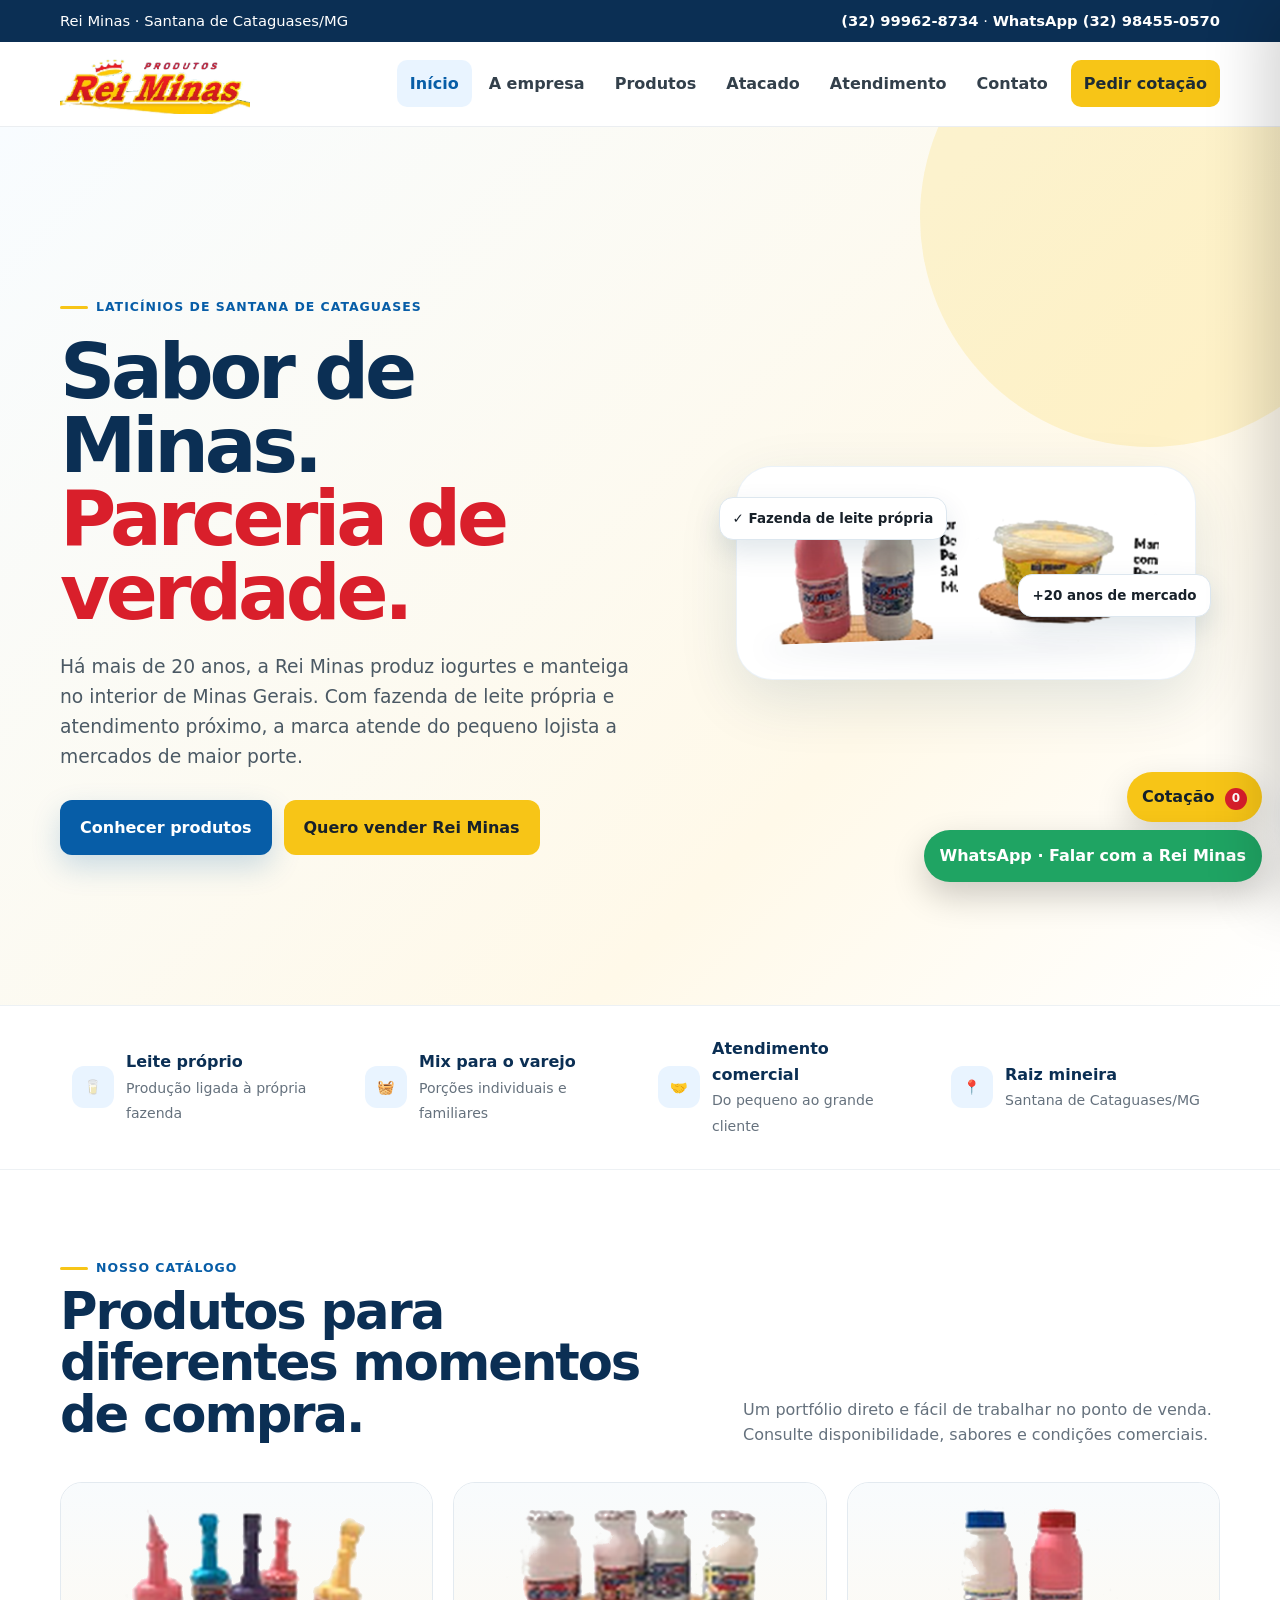
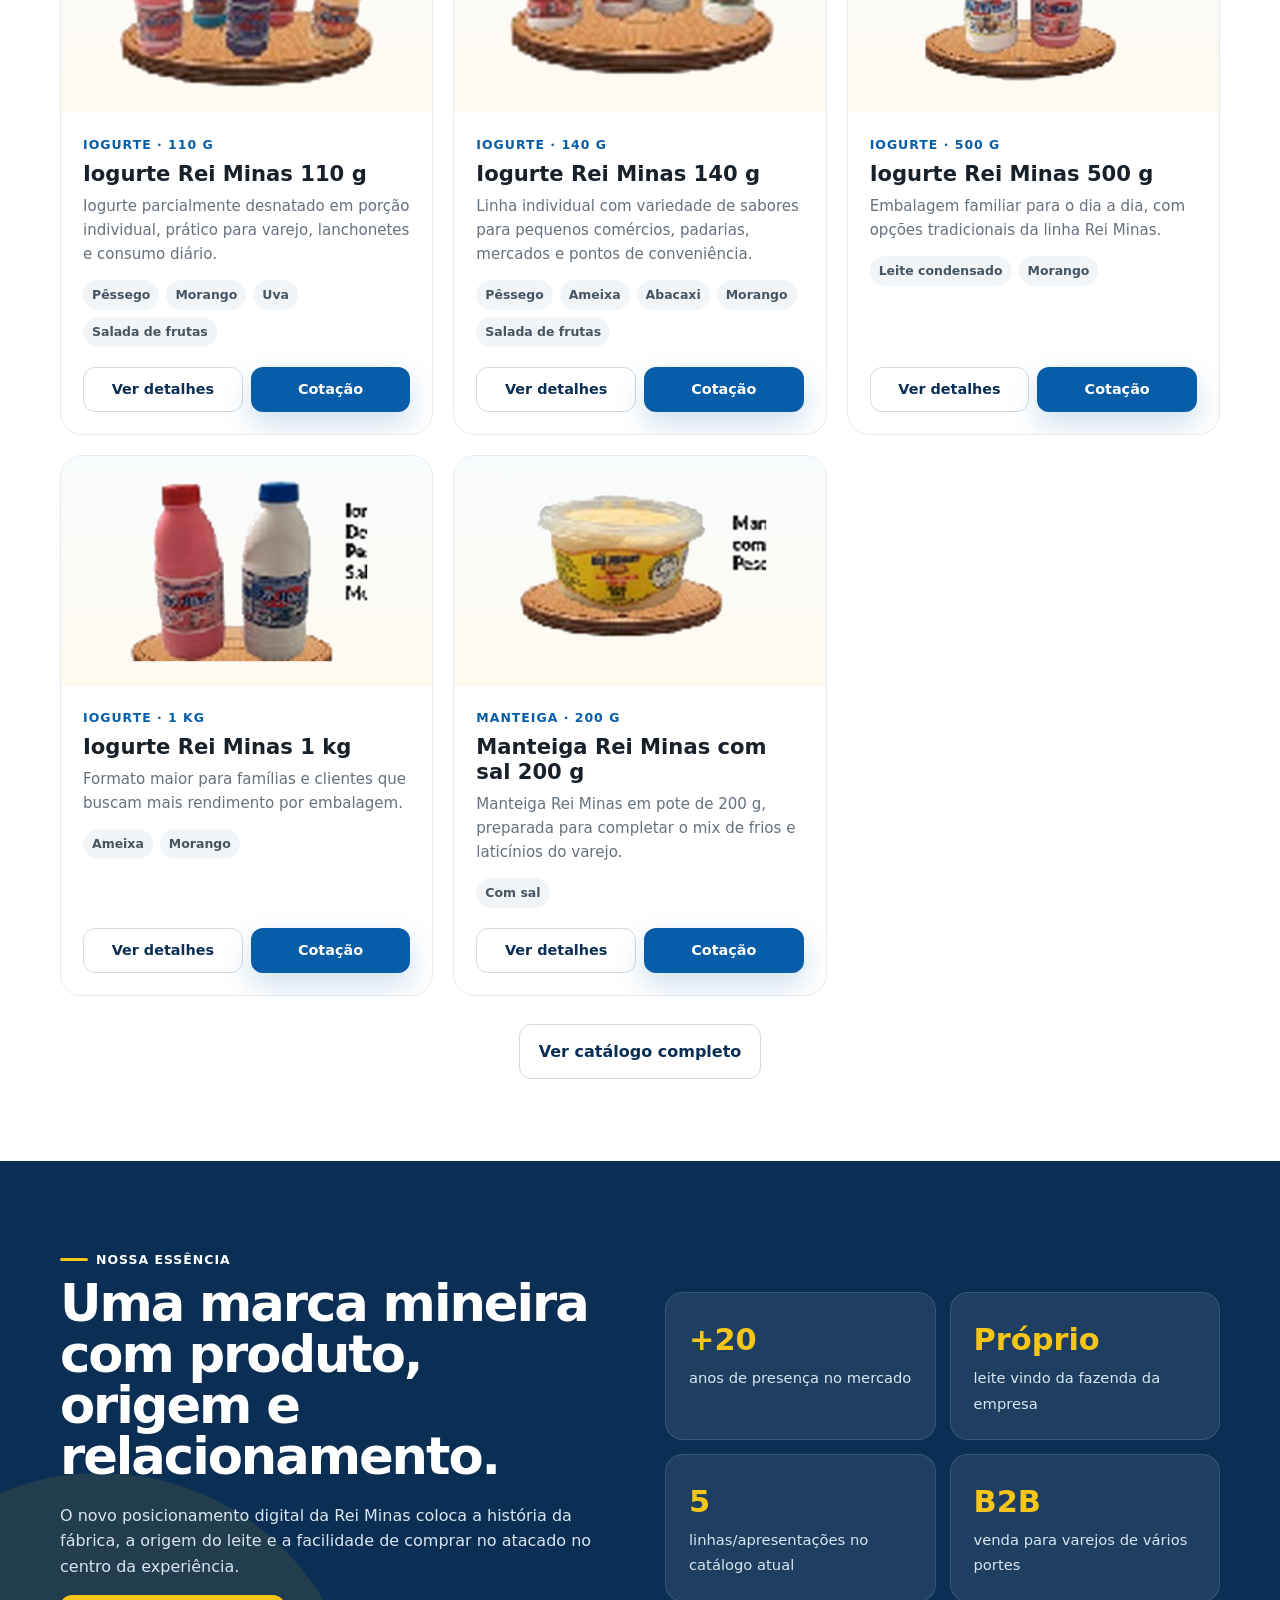
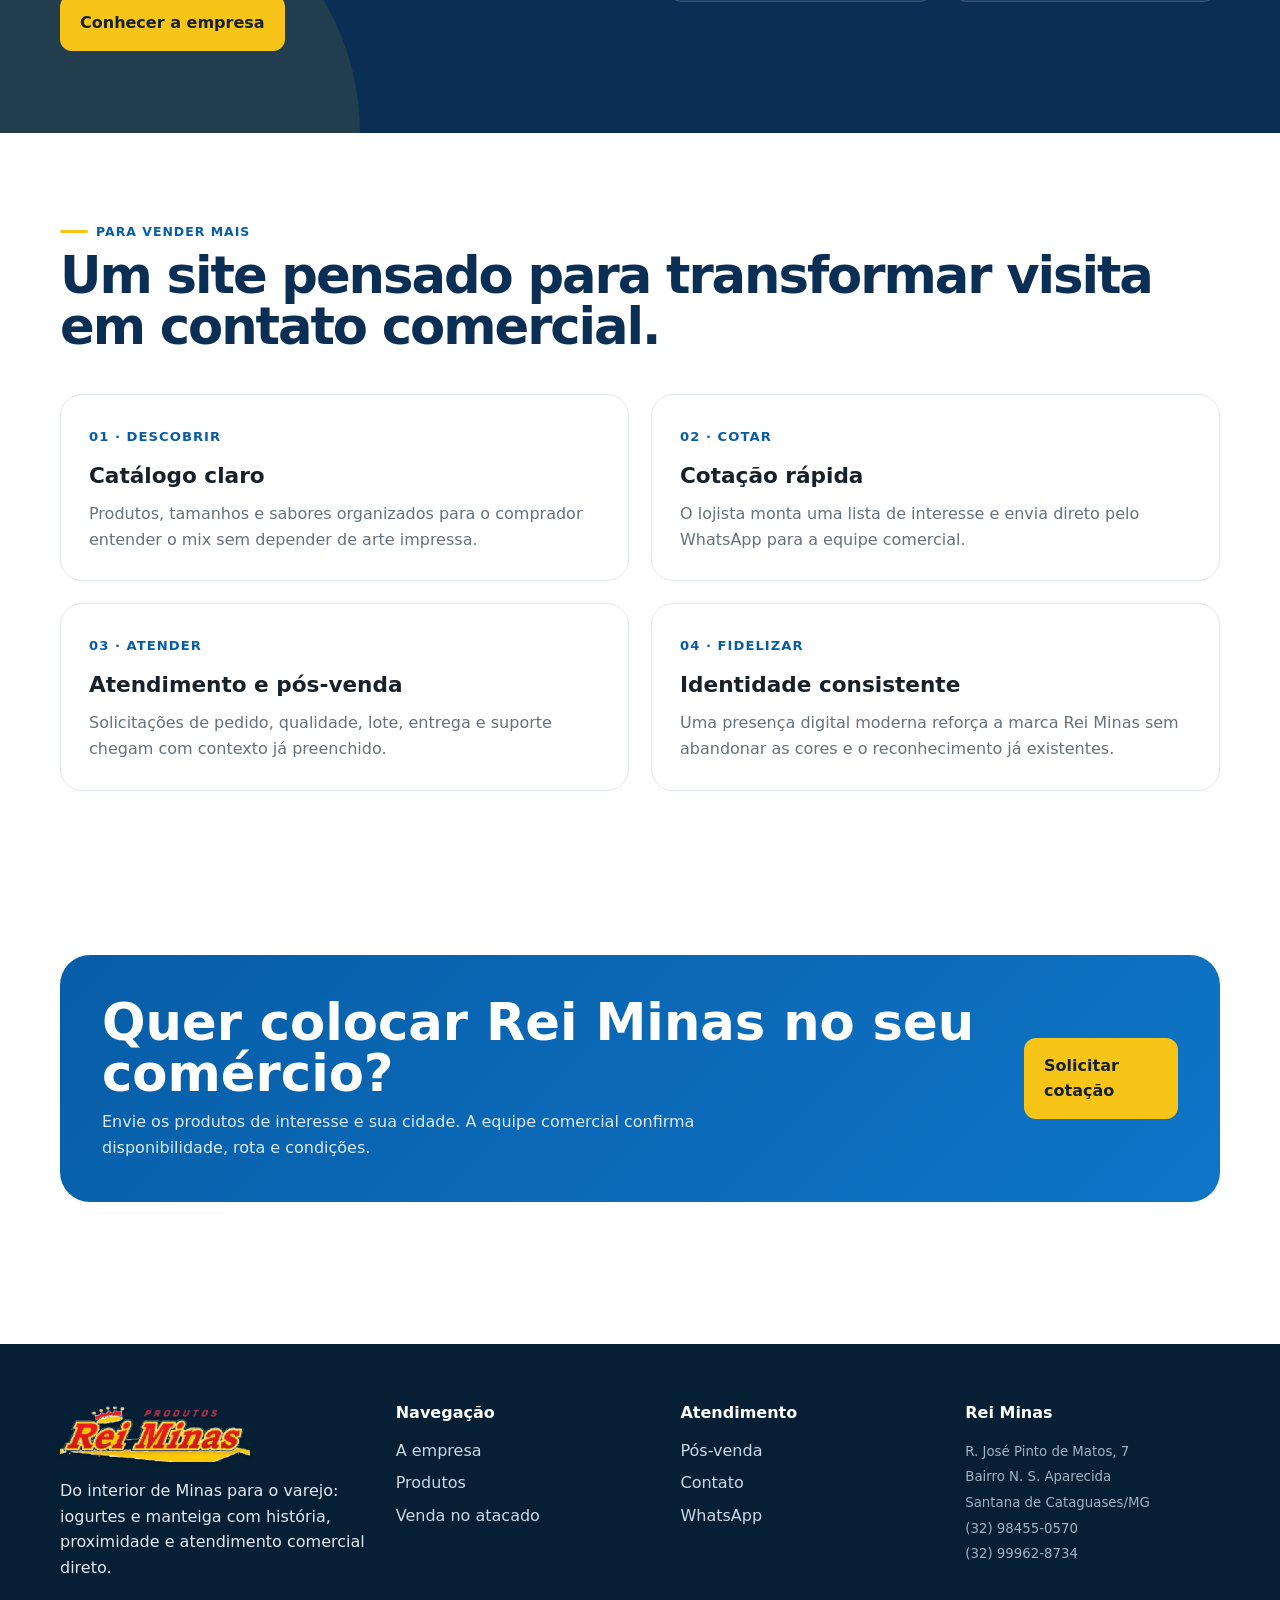
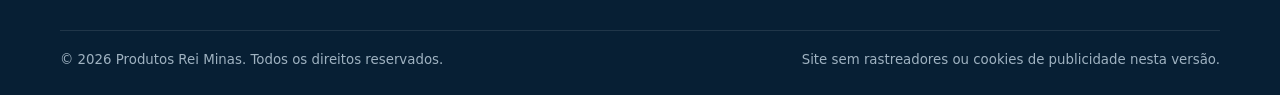
<file: index.html>
<!doctype html><html lang="pt-BR"><head>
<meta charset="utf-8"><meta name="viewport" content="width=device-width, initial-scale=1">
<title>Rei Minas | Iogurtes e manteiga de Santana de Cataguases</title><meta name="description" content="Iogurtes e manteiga Rei Minas. Fazenda de leite própria, mais de 20 anos de mercado e atendimento a varejos de diferentes portes.">
<meta name="theme-color" content="#075da7"><link rel="icon" href="assets/img/favicon.png">
<link rel="stylesheet" href="assets/css/style.css">
</head><body><a class="skip-link" href="#conteudo">Pular para o conteúdo</a>
<div class="topbar"><div class="container"><span>Rei Minas · Santana de Cataguases/MG</span><span><a href="tel:+5532999628734">(32) 99962-8734</a> · <a href="https://wa.me/5532984550570" target="_blank" rel="noopener">WhatsApp (32) 98455-0570</a></span></div></div>
<header class="site-header">
  <div class="container nav-wrap">
    <a class="brand" href="index.html" aria-label="Rei Minas - início"><img src="assets/img/logo-rei-minas.png" alt="Rei Minas"></a>
    <button class="menu-btn" id="menuBtn" aria-expanded="false" aria-controls="mainNav">Menu</button>
    <nav class="nav" id="mainNav" aria-label="Principal"><a href="index.html" aria-current="page">Início</a><a href="empresa.html">A empresa</a><a href="produtos.html">Produtos</a><a href="atacado.html">Atacado</a><a href="atendimento.html">Atendimento</a><a href="contato.html">Contato</a><a class="nav-cta" href="atacado.html#cotacao">Pedir cotação</a></nav>
  </div>
</header><main id="conteudo"><section class="hero"><div class="container"><div>
<span class="eyebrow">Laticínios de Santana de Cataguases</span>
<h1>Sabor de Minas. <span>Parceria de verdade.</span></h1>
<p>Há mais de 20 anos, a Rei Minas produz iogurtes e manteiga no interior de Minas Gerais. Com fazenda de leite própria e atendimento próximo, a marca atende do pequeno lojista a mercados de maior porte.</p>
<div class="actions"><a class="btn btn-primary" href="produtos.html">Conhecer produtos</a><a class="btn btn-yellow" href="atacado.html#cotacao">Quero vender Rei Minas</a></div>
</div><div class="hero-visual"><div class="hero-card">
<div class="mini-badge one">✓ Fazenda de leite própria</div><div class="mini-badge two">+20 anos de mercado</div>
<div class="hero-products"><img src="assets/img/iogurte-1000g.png" alt="Iogurtes Rei Minas de 1 kg"><img src="assets/img/manteiga-200g.png" alt="Manteiga Rei Minas de 200 g"></div>
</div></div></div></section>
<div class="trust-strip"><div class="container trust-grid">
<div class="trust-item"><span class="icon-dot">🥛</span><div><strong>Leite próprio</strong><span>Produção ligada à própria fazenda</span></div></div>
<div class="trust-item"><span class="icon-dot">🧺</span><div><strong>Mix para o varejo</strong><span>Porções individuais e familiares</span></div></div>
<div class="trust-item"><span class="icon-dot">🤝</span><div><strong>Atendimento comercial</strong><span>Do pequeno ao grande cliente</span></div></div>
<div class="trust-item"><span class="icon-dot">📍</span><div><strong>Raiz mineira</strong><span>Santana de Cataguases/MG</span></div></div>
</div></div>
<section><div class="container"><div class="section-head"><div><span class="eyebrow">Nosso catálogo</span><h2>Produtos para diferentes momentos de compra.</h2></div><p>Um portfólio direto e fácil de trabalhar no ponto de venda. Consulte disponibilidade, sabores e condições comerciais.</p></div><div class="product-grid" id="catalogGrid"></div><div class="actions" style="justify-content:center"><a class="btn btn-outline" href="produtos.html">Ver catálogo completo</a></div></div></section>
<section class="story"><div class="container story-grid"><div><span class="eyebrow" style="color:#fff">Nossa essência</span><h2>Uma marca mineira com produto, origem e relacionamento.</h2><p>O novo posicionamento digital da Rei Minas coloca a história da fábrica, a origem do leite e a facilidade de comprar no atacado no centro da experiência.</p><a class="btn btn-yellow" href="empresa.html">Conhecer a empresa</a></div><div class="story-cards">
<div class="story-card"><strong>+20</strong><span>anos de presença no mercado</span></div>
<div class="story-card"><strong>Próprio</strong><span>leite vindo da fazenda da empresa</span></div>
<div class="story-card"><strong>5</strong><span>linhas/apresentações no catálogo atual</span></div>
<div class="story-card"><strong>B2B</strong><span>venda para varejos de vários portes</span></div>
</div></div></section>
<section><div class="container"><div class="section-head"><div><span class="eyebrow">Para vender mais</span><h2>Um site pensado para transformar visita em contato comercial.</h2></div></div><div class="wholesale-grid">
<div class="feature-card"><span class="num">01 · DESCOBRIR</span><h3>Catálogo claro</h3><p>Produtos, tamanhos e sabores organizados para o comprador entender o mix sem depender de arte impressa.</p></div>
<div class="feature-card"><span class="num">02 · COTAR</span><h3>Cotação rápida</h3><p>O lojista monta uma lista de interesse e envia direto pelo WhatsApp para a equipe comercial.</p></div>
<div class="feature-card"><span class="num">03 · ATENDER</span><h3>Atendimento e pós-venda</h3><p>Solicitações de pedido, qualidade, lote, entrega e suporte chegam com contexto já preenchido.</p></div>
<div class="feature-card"><span class="num">04 · FIDELIZAR</span><h3>Identidade consistente</h3><p>Uma presença digital moderna reforça a marca Rei Minas sem abandonar as cores e o reconhecimento já existentes.</p></div>
</div></div></section>
<section><div class="container"><div class="cta-band"><div><h2>Quer colocar Rei Minas no seu comércio?</h2><p>Envie os produtos de interesse e sua cidade. A equipe comercial confirma disponibilidade, rota e condições.</p></div><a class="btn btn-yellow" href="atacado.html#cotacao">Solicitar cotação</a></div></div></section></main><footer class="footer">
  <div class="container">
    <div class="footer-grid">
      <div><img class="footer-logo" src="assets/img/logo-rei-minas.png" alt="Rei Minas"><p>Do interior de Minas para o varejo: iogurtes e manteiga com história, proximidade e atendimento comercial direto.</p></div>
      <div><h4>Navegação</h4><a href="empresa.html">A empresa</a><a href="produtos.html">Produtos</a><a href="atacado.html">Venda no atacado</a></div>
      <div><h4>Atendimento</h4><a href="atendimento.html">Pós-venda</a><a href="contato.html">Contato</a><a href="https://wa.me/5532984550570" target="_blank" rel="noopener">WhatsApp</a></div>
      <div><h4>Rei Minas</h4><small>R. José Pinto de Matos, 7<br>Bairro N. S. Aparecida<br>Santana de Cataguases/MG</small><br><small>(32) 98455-0570<br>(32) 99962-8734</small></div>
    </div>
    <div class="footer-bottom"><small>© <span id="year"></span> Produtos Rei Minas. Todos os direitos reservados.</small><small>Site sem rastreadores ou cookies de publicidade nesta versão.</small></div>
  </div>
</footer>
<button class="quote-fab" id="quoteFab" aria-label="Abrir cotação">Cotação <span class="quote-count" id="quoteCount">0</span></button>
<a class="float-wa" href="https://wa.me/5532984550570?text=Ol%C3%A1%2C%20Rei%20Minas!%20Vim%20pelo%20site." target="_blank" rel="noopener">WhatsApp · Falar com a Rei Minas</a>
<div class="drawer-backdrop" id="drawerBackdrop"></div>
<aside class="drawer" id="quoteDrawer" aria-hidden="true" aria-label="Minha cotação">
  <div class="drawer-head"><strong>Minha cotação</strong><button id="drawerClose" aria-label="Fechar">✕</button></div>
  <div class="drawer-body" id="quoteItems"></div>
  <div class="drawer-foot"><button class="btn btn-primary" style="width:100%" id="sendQuote">Enviar cotação no WhatsApp</button><p class="form-note">Você revisa a mensagem antes de enviar.</p></div>
</aside>
<div class="modal-backdrop" id="productModal" role="dialog" aria-modal="true" aria-label="Detalhes do produto"><div class="modal"><button class="modal-close" id="modalClose" aria-label="Fechar">✕</button><div id="modalInner"></div></div></div>
<script src="assets/js/catalog.js"></script><script src="assets/js/main.js"></script></body></html>
</file>
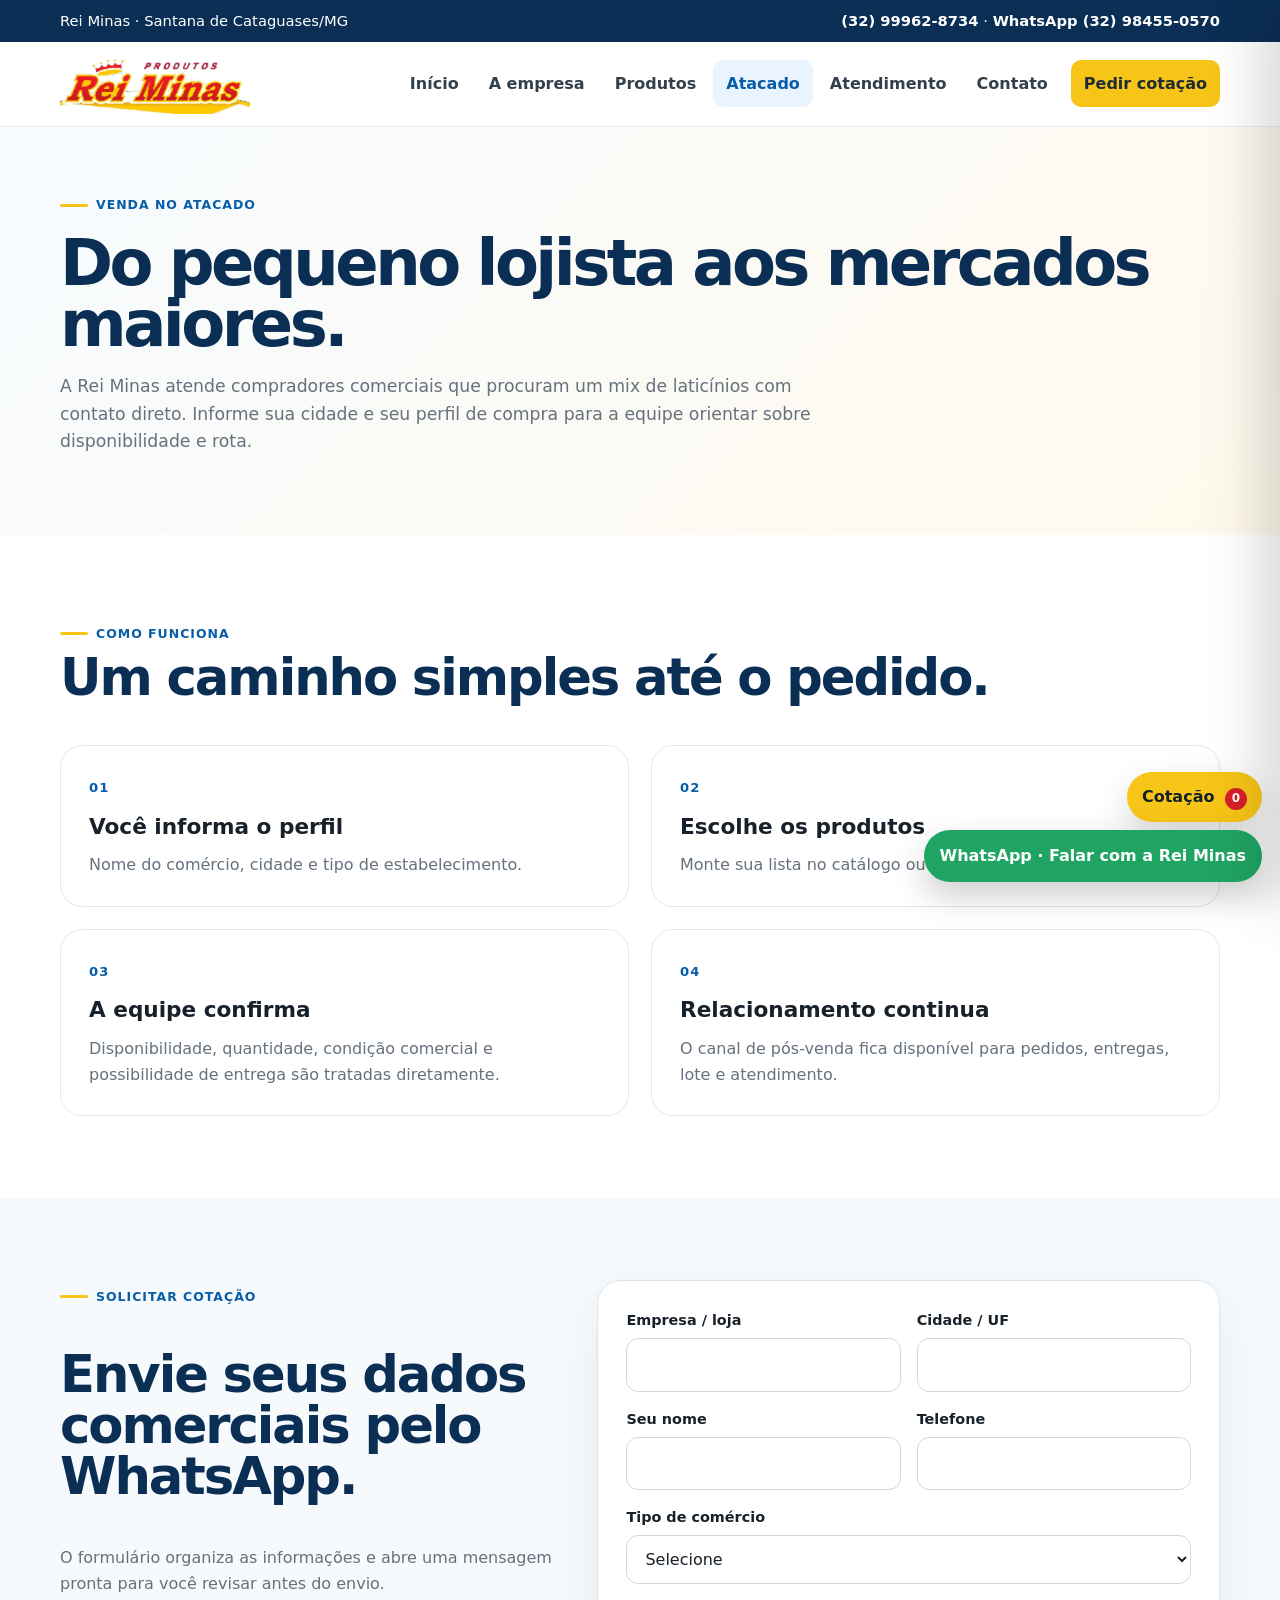
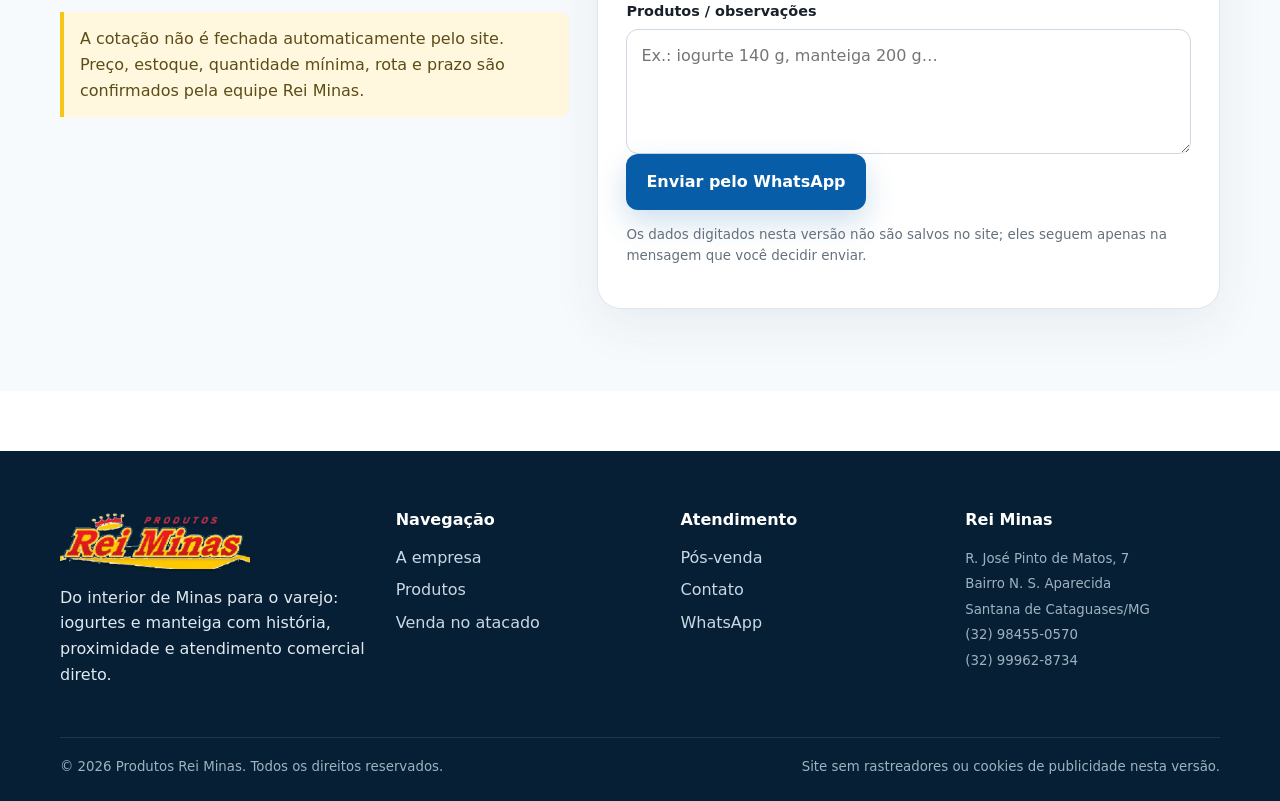
<file: atacado.html>
<!doctype html><html lang="pt-BR"><head>
<meta charset="utf-8"><meta name="viewport" content="width=device-width, initial-scale=1">
<title>Venda no atacado | Rei Minas</title><meta name="description" content="Solicite cotação comercial de produtos Rei Minas para mercearias, mercados, padarias e outros varejos.">
<meta name="theme-color" content="#075da7"><link rel="icon" href="assets/img/favicon.png">
<link rel="stylesheet" href="assets/css/style.css">
</head><body><a class="skip-link" href="#conteudo">Pular para o conteúdo</a>
<div class="topbar"><div class="container"><span>Rei Minas · Santana de Cataguases/MG</span><span><a href="tel:+5532999628734">(32) 99962-8734</a> · <a href="https://wa.me/5532984550570" target="_blank" rel="noopener">WhatsApp (32) 98455-0570</a></span></div></div>
<header class="site-header">
  <div class="container nav-wrap">
    <a class="brand" href="index.html" aria-label="Rei Minas - início"><img src="assets/img/logo-rei-minas.png" alt="Rei Minas"></a>
    <button class="menu-btn" id="menuBtn" aria-expanded="false" aria-controls="mainNav">Menu</button>
    <nav class="nav" id="mainNav" aria-label="Principal"><a href="index.html">Início</a><a href="empresa.html">A empresa</a><a href="produtos.html">Produtos</a><a href="atacado.html" aria-current="page">Atacado</a><a href="atendimento.html">Atendimento</a><a href="contato.html">Contato</a><a class="nav-cta" href="atacado.html#cotacao">Pedir cotação</a></nav>
  </div>
</header><main id="conteudo"><section class="page-hero"><div class="container"><span class="eyebrow">Venda no atacado</span><h1>Do pequeno lojista aos mercados maiores.</h1><p>A Rei Minas atende compradores comerciais que procuram um mix de laticínios com contato direto. Informe sua cidade e seu perfil de compra para a equipe orientar sobre disponibilidade e rota.</p></div></section>
<section><div class="container"><div class="section-head"><div><span class="eyebrow">Como funciona</span><h2>Um caminho simples até o pedido.</h2></div></div><div class="wholesale-grid">
<div class="feature-card"><span class="num">01</span><h3>Você informa o perfil</h3><p>Nome do comércio, cidade e tipo de estabelecimento.</p></div>
<div class="feature-card"><span class="num">02</span><h3>Escolhe os produtos</h3><p>Monte sua lista no catálogo ou descreva o mix desejado.</p></div>
<div class="feature-card"><span class="num">03</span><h3>A equipe confirma</h3><p>Disponibilidade, quantidade, condição comercial e possibilidade de entrega são tratadas diretamente.</p></div>
<div class="feature-card"><span class="num">04</span><h3>Relacionamento continua</h3><p>O canal de pós-venda fica disponível para pedidos, entregas, lote e atendimento.</p></div>
</div></div></section>
<section id="cotacao" style="background:#f7fafc"><div class="container contact-grid"><div><span class="eyebrow">Solicitar cotação</span><h2 style="font-size:clamp(2.1rem,4vw,3.7rem);line-height:1;letter-spacing:-.04em;color:var(--blue-dark)">Envie seus dados comerciais pelo WhatsApp.</h2><p style="color:var(--muted)">O formulário organiza as informações e abre uma mensagem pronta para você revisar antes do envio.</p><div class="notice">A cotação não é fechada automaticamente pelo site. Preço, estoque, quantidade mínima, rota e prazo são confirmados pela equipe Rei Minas.</div></div>
<form class="form-card" data-whatsapp-form data-title="Gostaria de solicitar uma cotação comercial.">
<div class="form-grid"><div class="form-group"><label for="empresa">Empresa / loja</label><input class="field" id="empresa" name="Empresa" required></div><div class="form-group"><label for="cidade">Cidade / UF</label><input class="field" id="cidade" name="Cidade" required></div><div class="form-group"><label for="contato">Seu nome</label><input class="field" id="contato" name="Contato" required></div><div class="form-group"><label for="telefone">Telefone</label><input class="field" id="telefone" name="Telefone" inputmode="tel" required></div><div class="form-group full"><label for="tipo">Tipo de comércio</label><select class="select" id="tipo" name="Tipo de comércio" required><option value="">Selecione</option><option>Mercado / supermercado</option><option>Mercearia / minimercado</option><option>Padaria / lanchonete</option><option>Distribuidor</option><option>Outro comércio</option></select></div><div class="form-group full"><label for="interesse">Produtos / observações</label><textarea id="interesse" name="Interesse" placeholder="Ex.: iogurte 140 g, manteiga 200 g…"></textarea></div></div><button class="btn btn-primary" type="submit">Enviar pelo WhatsApp</button><p class="form-note">Os dados digitados nesta versão não são salvos no site; eles seguem apenas na mensagem que você decidir enviar.</p></form></div></section></main><footer class="footer">
  <div class="container">
    <div class="footer-grid">
      <div><img class="footer-logo" src="assets/img/logo-rei-minas.png" alt="Rei Minas"><p>Do interior de Minas para o varejo: iogurtes e manteiga com história, proximidade e atendimento comercial direto.</p></div>
      <div><h4>Navegação</h4><a href="empresa.html">A empresa</a><a href="produtos.html">Produtos</a><a href="atacado.html">Venda no atacado</a></div>
      <div><h4>Atendimento</h4><a href="atendimento.html">Pós-venda</a><a href="contato.html">Contato</a><a href="https://wa.me/5532984550570" target="_blank" rel="noopener">WhatsApp</a></div>
      <div><h4>Rei Minas</h4><small>R. José Pinto de Matos, 7<br>Bairro N. S. Aparecida<br>Santana de Cataguases/MG</small><br><small>(32) 98455-0570<br>(32) 99962-8734</small></div>
    </div>
    <div class="footer-bottom"><small>© <span id="year"></span> Produtos Rei Minas. Todos os direitos reservados.</small><small>Site sem rastreadores ou cookies de publicidade nesta versão.</small></div>
  </div>
</footer>
<button class="quote-fab" id="quoteFab" aria-label="Abrir cotação">Cotação <span class="quote-count" id="quoteCount">0</span></button>
<a class="float-wa" href="https://wa.me/5532984550570?text=Ol%C3%A1%2C%20Rei%20Minas!%20Vim%20pelo%20site." target="_blank" rel="noopener">WhatsApp · Falar com a Rei Minas</a>
<div class="drawer-backdrop" id="drawerBackdrop"></div>
<aside class="drawer" id="quoteDrawer" aria-hidden="true" aria-label="Minha cotação">
  <div class="drawer-head"><strong>Minha cotação</strong><button id="drawerClose" aria-label="Fechar">✕</button></div>
  <div class="drawer-body" id="quoteItems"></div>
  <div class="drawer-foot"><button class="btn btn-primary" style="width:100%" id="sendQuote">Enviar cotação no WhatsApp</button><p class="form-note">Você revisa a mensagem antes de enviar.</p></div>
</aside>
<div class="modal-backdrop" id="productModal" role="dialog" aria-modal="true" aria-label="Detalhes do produto"><div class="modal"><button class="modal-close" id="modalClose" aria-label="Fechar">✕</button><div id="modalInner"></div></div></div>
<script src="assets/js/catalog.js"></script><script src="assets/js/main.js"></script></body></html>
</file>
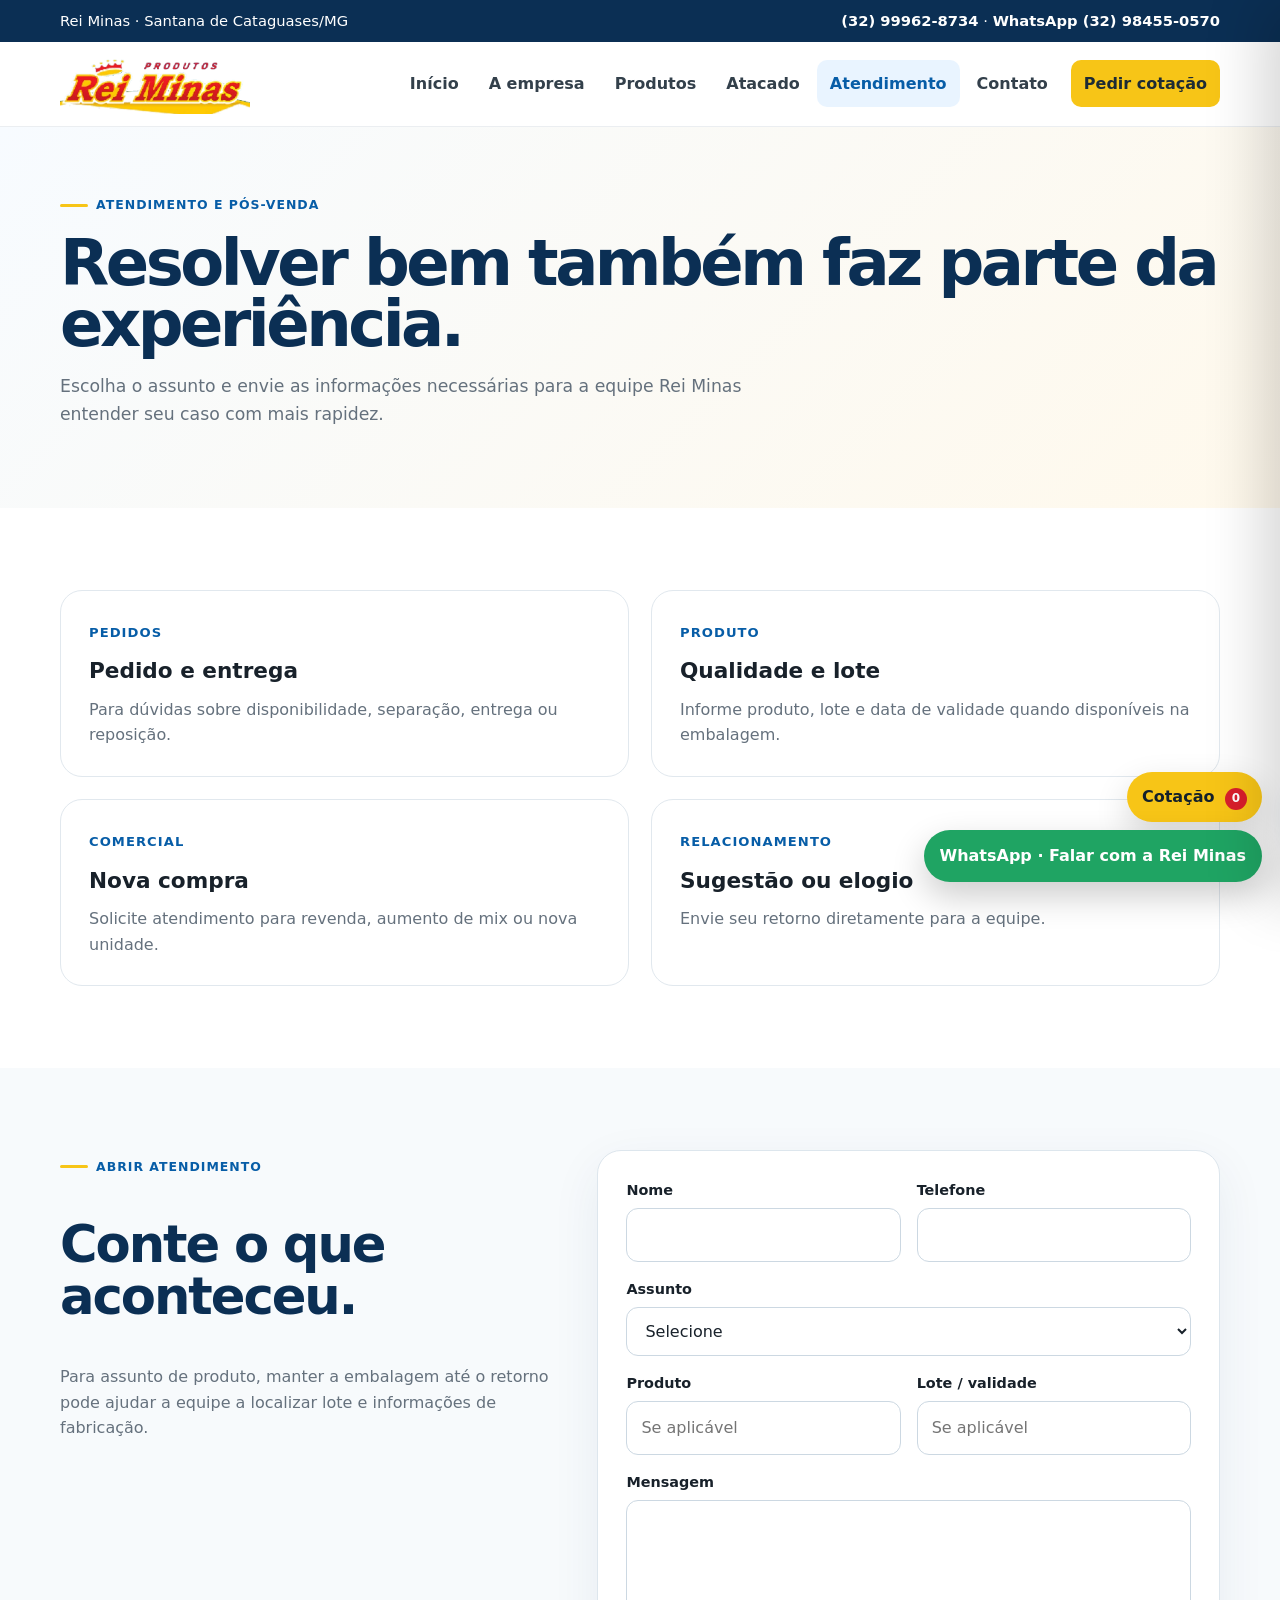
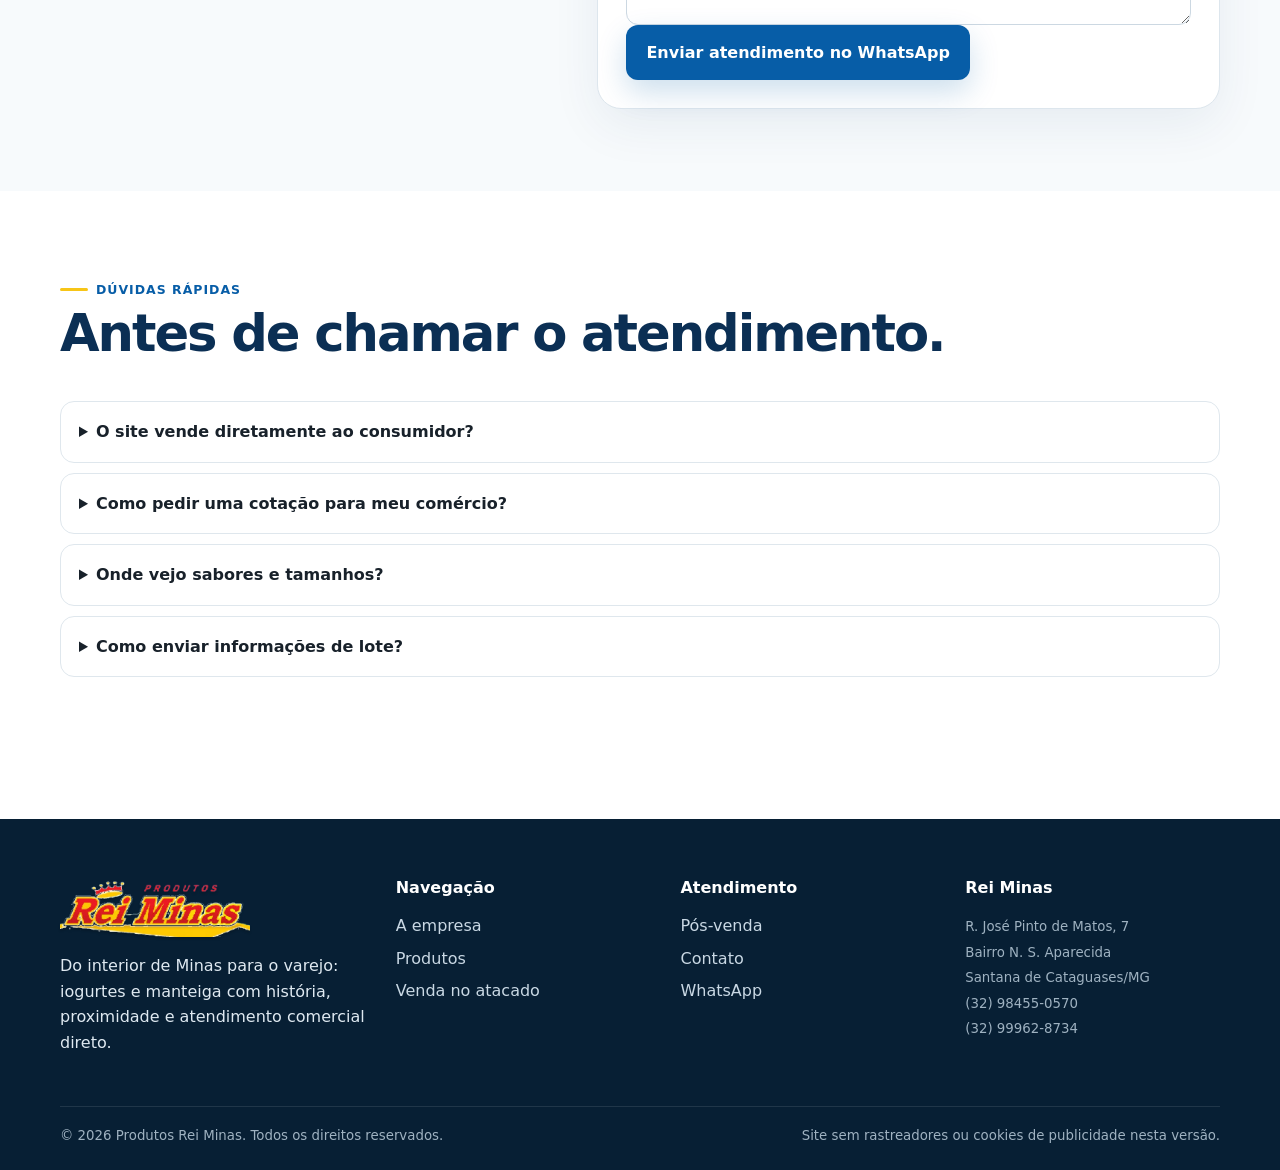
<file: atendimento.html>
<!doctype html><html lang="pt-BR"><head>
<meta charset="utf-8"><meta name="viewport" content="width=device-width, initial-scale=1">
<title>Atendimento e pós-venda | Rei Minas</title><meta name="description" content="Canal de atendimento e pós-venda Rei Minas para pedidos, entregas, qualidade, lote e relacionamento.">
<meta name="theme-color" content="#075da7"><link rel="icon" href="assets/img/favicon.png">
<link rel="stylesheet" href="assets/css/style.css">
</head><body><a class="skip-link" href="#conteudo">Pular para o conteúdo</a>
<div class="topbar"><div class="container"><span>Rei Minas · Santana de Cataguases/MG</span><span><a href="tel:+5532999628734">(32) 99962-8734</a> · <a href="https://wa.me/5532984550570" target="_blank" rel="noopener">WhatsApp (32) 98455-0570</a></span></div></div>
<header class="site-header">
  <div class="container nav-wrap">
    <a class="brand" href="index.html" aria-label="Rei Minas - início"><img src="assets/img/logo-rei-minas.png" alt="Rei Minas"></a>
    <button class="menu-btn" id="menuBtn" aria-expanded="false" aria-controls="mainNav">Menu</button>
    <nav class="nav" id="mainNav" aria-label="Principal"><a href="index.html">Início</a><a href="empresa.html">A empresa</a><a href="produtos.html">Produtos</a><a href="atacado.html">Atacado</a><a href="atendimento.html" aria-current="page">Atendimento</a><a href="contato.html">Contato</a><a class="nav-cta" href="atacado.html#cotacao">Pedir cotação</a></nav>
  </div>
</header><main id="conteudo"><section class="page-hero"><div class="container"><span class="eyebrow">Atendimento e pós-venda</span><h1>Resolver bem também faz parte da experiência.</h1><p>Escolha o assunto e envie as informações necessárias para a equipe Rei Minas entender seu caso com mais rapidez.</p></div></section>
<section><div class="container"><div class="support-grid">
<div class="feature-card"><span class="num">PEDIDOS</span><h3>Pedido e entrega</h3><p>Para dúvidas sobre disponibilidade, separação, entrega ou reposição.</p></div>
<div class="feature-card"><span class="num">PRODUTO</span><h3>Qualidade e lote</h3><p>Informe produto, lote e data de validade quando disponíveis na embalagem.</p></div>
<div class="feature-card"><span class="num">COMERCIAL</span><h3>Nova compra</h3><p>Solicite atendimento para revenda, aumento de mix ou nova unidade.</p></div>
<div class="feature-card"><span class="num">RELACIONAMENTO</span><h3>Sugestão ou elogio</h3><p>Envie seu retorno diretamente para a equipe.</p></div>
</div></div></section>
<section style="background:#f7fafc"><div class="container contact-grid"><div><span class="eyebrow">Abrir atendimento</span><h2 style="font-size:clamp(2.1rem,4vw,3.7rem);line-height:1;letter-spacing:-.04em;color:var(--blue-dark)">Conte o que aconteceu.</h2><p style="color:var(--muted)">Para assunto de produto, manter a embalagem até o retorno pode ajudar a equipe a localizar lote e informações de fabricação.</p></div>
<form class="form-card" data-whatsapp-form data-title="Preciso de atendimento / pós-venda."><div class="form-grid">
<div class="form-group"><label for="nome">Nome</label><input class="field" id="nome" name="Nome" required></div><div class="form-group"><label for="tel">Telefone</label><input class="field" id="tel" name="Telefone" inputmode="tel" required></div>
<div class="form-group full"><label for="assunto">Assunto</label><select class="select" id="assunto" name="Assunto" required><option value="">Selecione</option><option>Pedido / entrega</option><option>Produto / qualidade</option><option>Nova compra</option><option>Sugestão / elogio</option><option>Outro</option></select></div>
<div class="form-group"><label for="produto">Produto</label><input class="field" id="produto" name="Produto" placeholder="Se aplicável"></div><div class="form-group"><label for="lote">Lote / validade</label><input class="field" id="lote" name="Lote/validade" placeholder="Se aplicável"></div>
<div class="form-group full"><label for="mensagem">Mensagem</label><textarea id="mensagem" name="Mensagem" required></textarea></div></div><button class="btn btn-primary" type="submit">Enviar atendimento no WhatsApp</button></form></div></section>
<section><div class="container"><div class="section-head"><div><span class="eyebrow">Dúvidas rápidas</span><h2>Antes de chamar o atendimento.</h2></div></div><div class="faq">
<details><summary>O site vende diretamente ao consumidor?</summary><p>Esta versão foi estruturada principalmente para catálogo, contato comercial e pós-venda. Para compras e disponibilidade, fale com a equipe Rei Minas.</p></details>
<details><summary>Como pedir uma cotação para meu comércio?</summary><p>Abra a página “Atacado”, preencha os dados básicos e envie a mensagem gerada no WhatsApp.</p></details>
<details><summary>Onde vejo sabores e tamanhos?</summary><p>A página “Produtos” reúne as apresentações e sabores transcritos do material comercial atual.</p></details>
<details><summary>Como enviar informações de lote?</summary><p>Use o formulário acima e inclua o produto, lote e validade que aparecem na embalagem, quando aplicável.</p></details>
</div></div></section></main><footer class="footer">
  <div class="container">
    <div class="footer-grid">
      <div><img class="footer-logo" src="assets/img/logo-rei-minas.png" alt="Rei Minas"><p>Do interior de Minas para o varejo: iogurtes e manteiga com história, proximidade e atendimento comercial direto.</p></div>
      <div><h4>Navegação</h4><a href="empresa.html">A empresa</a><a href="produtos.html">Produtos</a><a href="atacado.html">Venda no atacado</a></div>
      <div><h4>Atendimento</h4><a href="atendimento.html">Pós-venda</a><a href="contato.html">Contato</a><a href="https://wa.me/5532984550570" target="_blank" rel="noopener">WhatsApp</a></div>
      <div><h4>Rei Minas</h4><small>R. José Pinto de Matos, 7<br>Bairro N. S. Aparecida<br>Santana de Cataguases/MG</small><br><small>(32) 98455-0570<br>(32) 99962-8734</small></div>
    </div>
    <div class="footer-bottom"><small>© <span id="year"></span> Produtos Rei Minas. Todos os direitos reservados.</small><small>Site sem rastreadores ou cookies de publicidade nesta versão.</small></div>
  </div>
</footer>
<button class="quote-fab" id="quoteFab" aria-label="Abrir cotação">Cotação <span class="quote-count" id="quoteCount">0</span></button>
<a class="float-wa" href="https://wa.me/5532984550570?text=Ol%C3%A1%2C%20Rei%20Minas!%20Vim%20pelo%20site." target="_blank" rel="noopener">WhatsApp · Falar com a Rei Minas</a>
<div class="drawer-backdrop" id="drawerBackdrop"></div>
<aside class="drawer" id="quoteDrawer" aria-hidden="true" aria-label="Minha cotação">
  <div class="drawer-head"><strong>Minha cotação</strong><button id="drawerClose" aria-label="Fechar">✕</button></div>
  <div class="drawer-body" id="quoteItems"></div>
  <div class="drawer-foot"><button class="btn btn-primary" style="width:100%" id="sendQuote">Enviar cotação no WhatsApp</button><p class="form-note">Você revisa a mensagem antes de enviar.</p></div>
</aside>
<div class="modal-backdrop" id="productModal" role="dialog" aria-modal="true" aria-label="Detalhes do produto"><div class="modal"><button class="modal-close" id="modalClose" aria-label="Fechar">✕</button><div id="modalInner"></div></div></div>
<script src="assets/js/catalog.js"></script><script src="assets/js/main.js"></script></body></html>
</file>
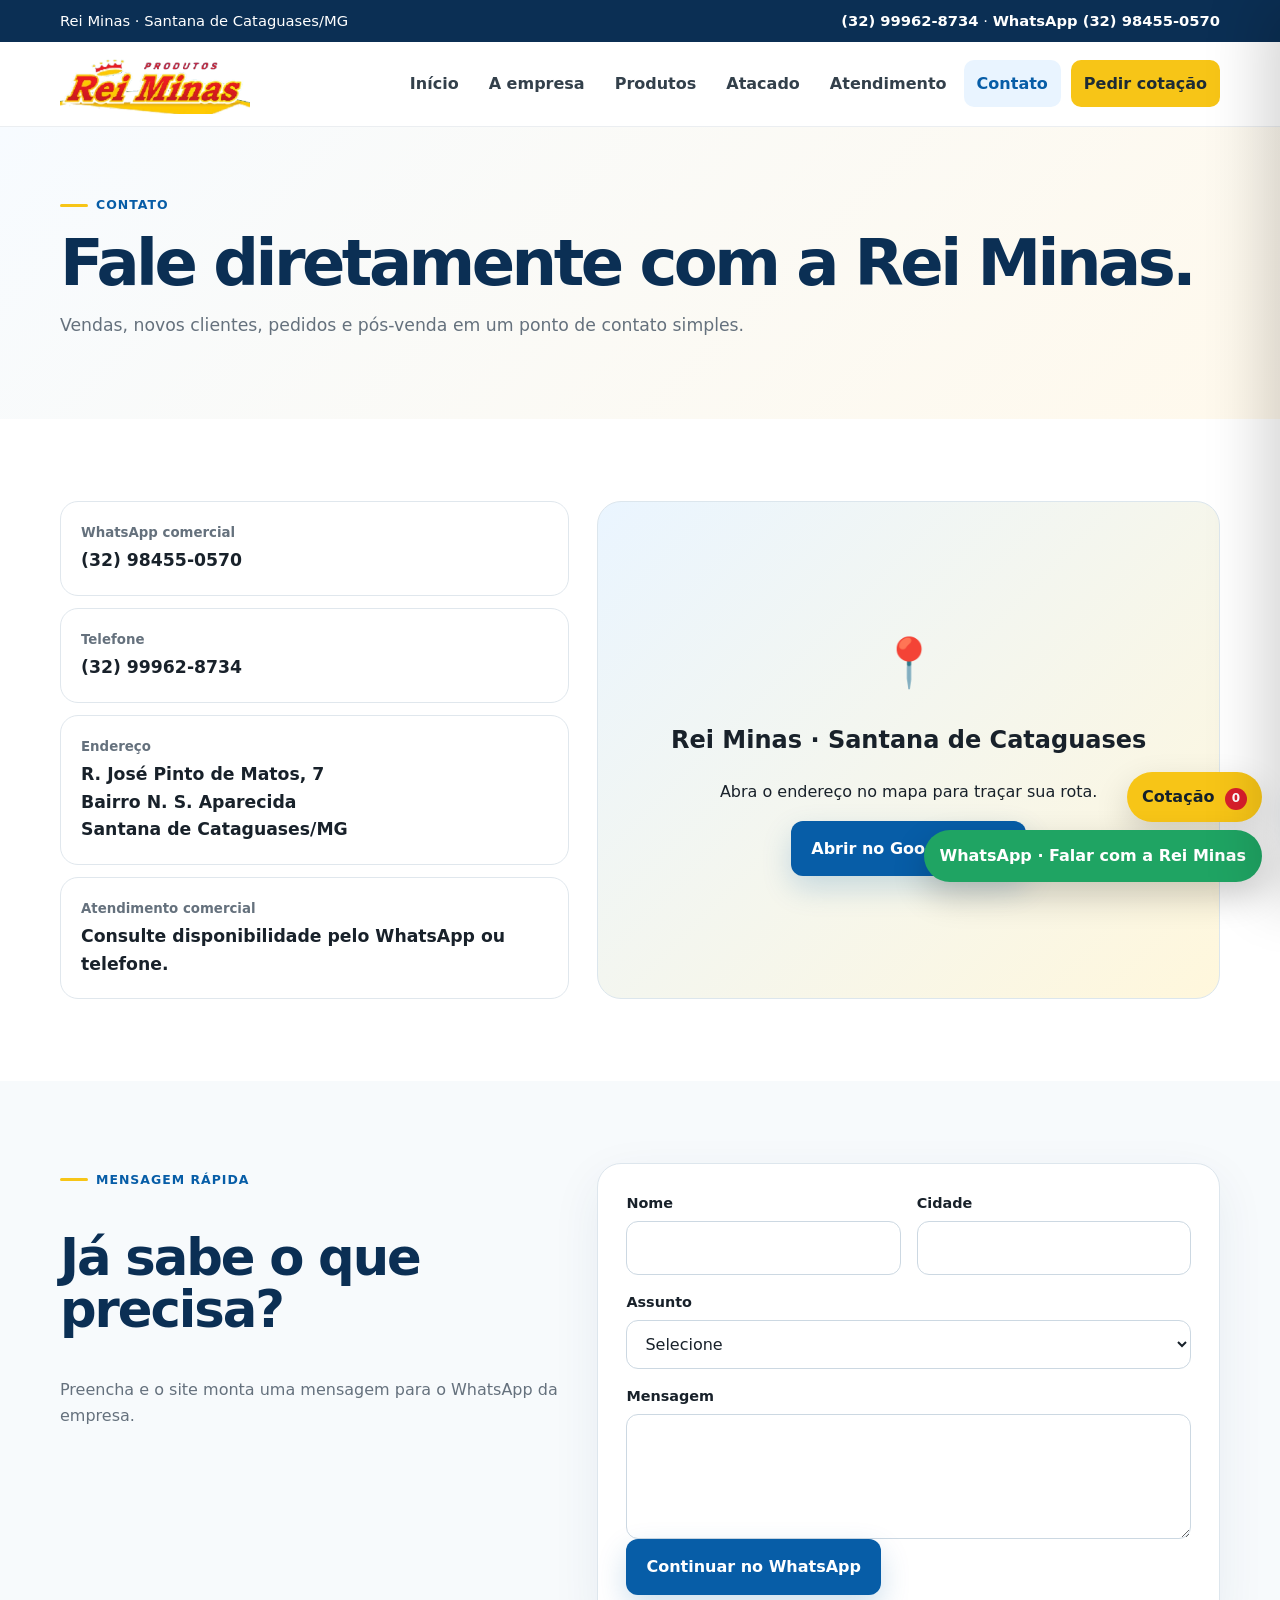
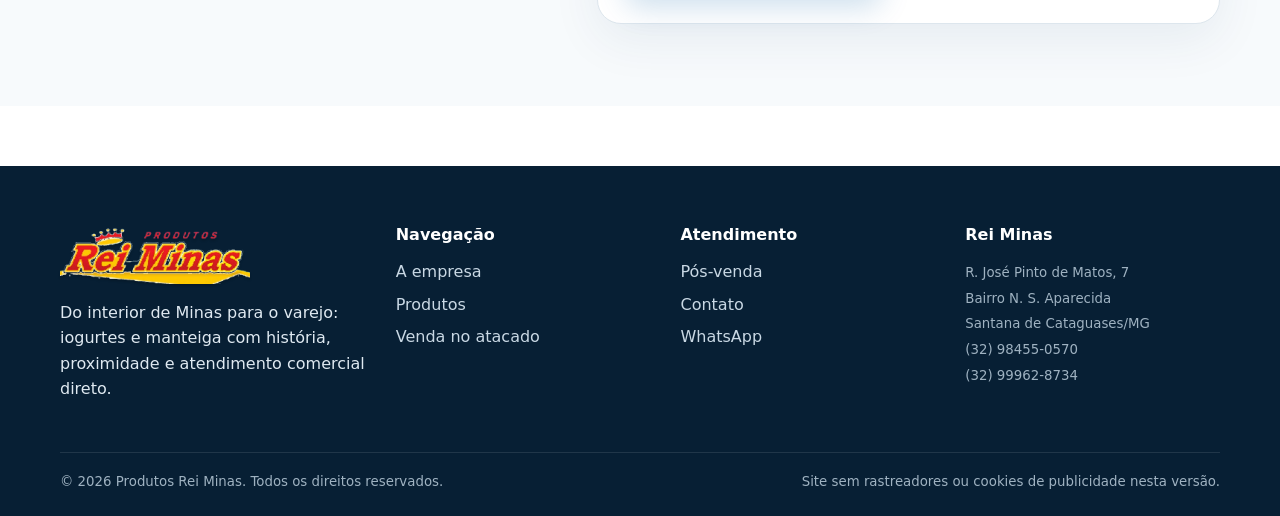
<file: contato.html>
<!doctype html><html lang="pt-BR"><head>
<meta charset="utf-8"><meta name="viewport" content="width=device-width, initial-scale=1">
<title>Contato | Rei Minas</title><meta name="description" content="Telefones, WhatsApp e endereço da Rei Minas em Santana de Cataguases, Minas Gerais.">
<meta name="theme-color" content="#075da7"><link rel="icon" href="assets/img/favicon.png">
<link rel="stylesheet" href="assets/css/style.css">
</head><body><a class="skip-link" href="#conteudo">Pular para o conteúdo</a>
<div class="topbar"><div class="container"><span>Rei Minas · Santana de Cataguases/MG</span><span><a href="tel:+5532999628734">(32) 99962-8734</a> · <a href="https://wa.me/5532984550570" target="_blank" rel="noopener">WhatsApp (32) 98455-0570</a></span></div></div>
<header class="site-header">
  <div class="container nav-wrap">
    <a class="brand" href="index.html" aria-label="Rei Minas - início"><img src="assets/img/logo-rei-minas.png" alt="Rei Minas"></a>
    <button class="menu-btn" id="menuBtn" aria-expanded="false" aria-controls="mainNav">Menu</button>
    <nav class="nav" id="mainNav" aria-label="Principal"><a href="index.html">Início</a><a href="empresa.html">A empresa</a><a href="produtos.html">Produtos</a><a href="atacado.html">Atacado</a><a href="atendimento.html">Atendimento</a><a href="contato.html" aria-current="page">Contato</a><a class="nav-cta" href="atacado.html#cotacao">Pedir cotação</a></nav>
  </div>
</header><main id="conteudo"><section class="page-hero"><div class="container"><span class="eyebrow">Contato</span><h1>Fale diretamente com a Rei Minas.</h1><p>Vendas, novos clientes, pedidos e pós-venda em um ponto de contato simples.</p></div></section>
<section><div class="container contact-grid"><div class="contact-cards">
<div class="contact-card"><small>WhatsApp comercial</small><strong><a href="https://wa.me/5532984550570" target="_blank" rel="noopener">(32) 98455-0570</a></strong></div>
<div class="contact-card"><small>Telefone</small><strong><a href="tel:+5532999628734">(32) 99962-8734</a></strong></div>
<div class="contact-card"><small>Endereço</small><strong>R. José Pinto de Matos, 7<br>Bairro N. S. Aparecida<br>Santana de Cataguases/MG</strong></div>
<div class="contact-card"><small>Atendimento comercial</small><strong>Consulte disponibilidade pelo WhatsApp ou telefone.</strong></div>
</div><div class="map-box"><div><div class="pin">📍</div><h2>Rei Minas · Santana de Cataguases</h2><p>Abra o endereço no mapa para traçar sua rota.</p><a class="btn btn-primary" href="https://www.google.com/maps/search/?api=1&query=R.%20Jos%C3%A9%20Pinto%20de%20Matos%2C%207%2C%20Santana%20de%20Cataguases%20MG" target="_blank" rel="noopener">Abrir no Google Maps</a></div></div></div></section>
<section style="background:#f7fafc"><div class="container contact-grid"><div><span class="eyebrow">Mensagem rápida</span><h2 style="font-size:clamp(2.1rem,4vw,3.7rem);line-height:1;letter-spacing:-.04em;color:var(--blue-dark)">Já sabe o que precisa?</h2><p style="color:var(--muted)">Preencha e o site monta uma mensagem para o WhatsApp da empresa.</p></div>
<form class="form-card" data-whatsapp-form data-title="Vim pelo site e gostaria de falar com a Rei Minas."><div class="form-grid">
<div class="form-group"><label for="cnome">Nome</label><input class="field" id="cnome" name="Nome" required></div><div class="form-group"><label for="ccidade">Cidade</label><input class="field" id="ccidade" name="Cidade"></div><div class="form-group full"><label for="cassunto">Assunto</label><select class="select" id="cassunto" name="Assunto" required><option value="">Selecione</option><option>Quero revender</option><option>Pedido existente</option><option>Pós-venda</option><option>Informação sobre produto</option><option>Outro</option></select></div><div class="form-group full"><label for="cmsg">Mensagem</label><textarea id="cmsg" name="Mensagem" required></textarea></div></div><button class="btn btn-primary" type="submit">Continuar no WhatsApp</button></form></div></section></main><footer class="footer">
  <div class="container">
    <div class="footer-grid">
      <div><img class="footer-logo" src="assets/img/logo-rei-minas.png" alt="Rei Minas"><p>Do interior de Minas para o varejo: iogurtes e manteiga com história, proximidade e atendimento comercial direto.</p></div>
      <div><h4>Navegação</h4><a href="empresa.html">A empresa</a><a href="produtos.html">Produtos</a><a href="atacado.html">Venda no atacado</a></div>
      <div><h4>Atendimento</h4><a href="atendimento.html">Pós-venda</a><a href="contato.html">Contato</a><a href="https://wa.me/5532984550570" target="_blank" rel="noopener">WhatsApp</a></div>
      <div><h4>Rei Minas</h4><small>R. José Pinto de Matos, 7<br>Bairro N. S. Aparecida<br>Santana de Cataguases/MG</small><br><small>(32) 98455-0570<br>(32) 99962-8734</small></div>
    </div>
    <div class="footer-bottom"><small>© <span id="year"></span> Produtos Rei Minas. Todos os direitos reservados.</small><small>Site sem rastreadores ou cookies de publicidade nesta versão.</small></div>
  </div>
</footer>
<button class="quote-fab" id="quoteFab" aria-label="Abrir cotação">Cotação <span class="quote-count" id="quoteCount">0</span></button>
<a class="float-wa" href="https://wa.me/5532984550570?text=Ol%C3%A1%2C%20Rei%20Minas!%20Vim%20pelo%20site." target="_blank" rel="noopener">WhatsApp · Falar com a Rei Minas</a>
<div class="drawer-backdrop" id="drawerBackdrop"></div>
<aside class="drawer" id="quoteDrawer" aria-hidden="true" aria-label="Minha cotação">
  <div class="drawer-head"><strong>Minha cotação</strong><button id="drawerClose" aria-label="Fechar">✕</button></div>
  <div class="drawer-body" id="quoteItems"></div>
  <div class="drawer-foot"><button class="btn btn-primary" style="width:100%" id="sendQuote">Enviar cotação no WhatsApp</button><p class="form-note">Você revisa a mensagem antes de enviar.</p></div>
</aside>
<div class="modal-backdrop" id="productModal" role="dialog" aria-modal="true" aria-label="Detalhes do produto"><div class="modal"><button class="modal-close" id="modalClose" aria-label="Fechar">✕</button><div id="modalInner"></div></div></div>
<script src="assets/js/catalog.js"></script><script src="assets/js/main.js"></script></body></html>
</file>
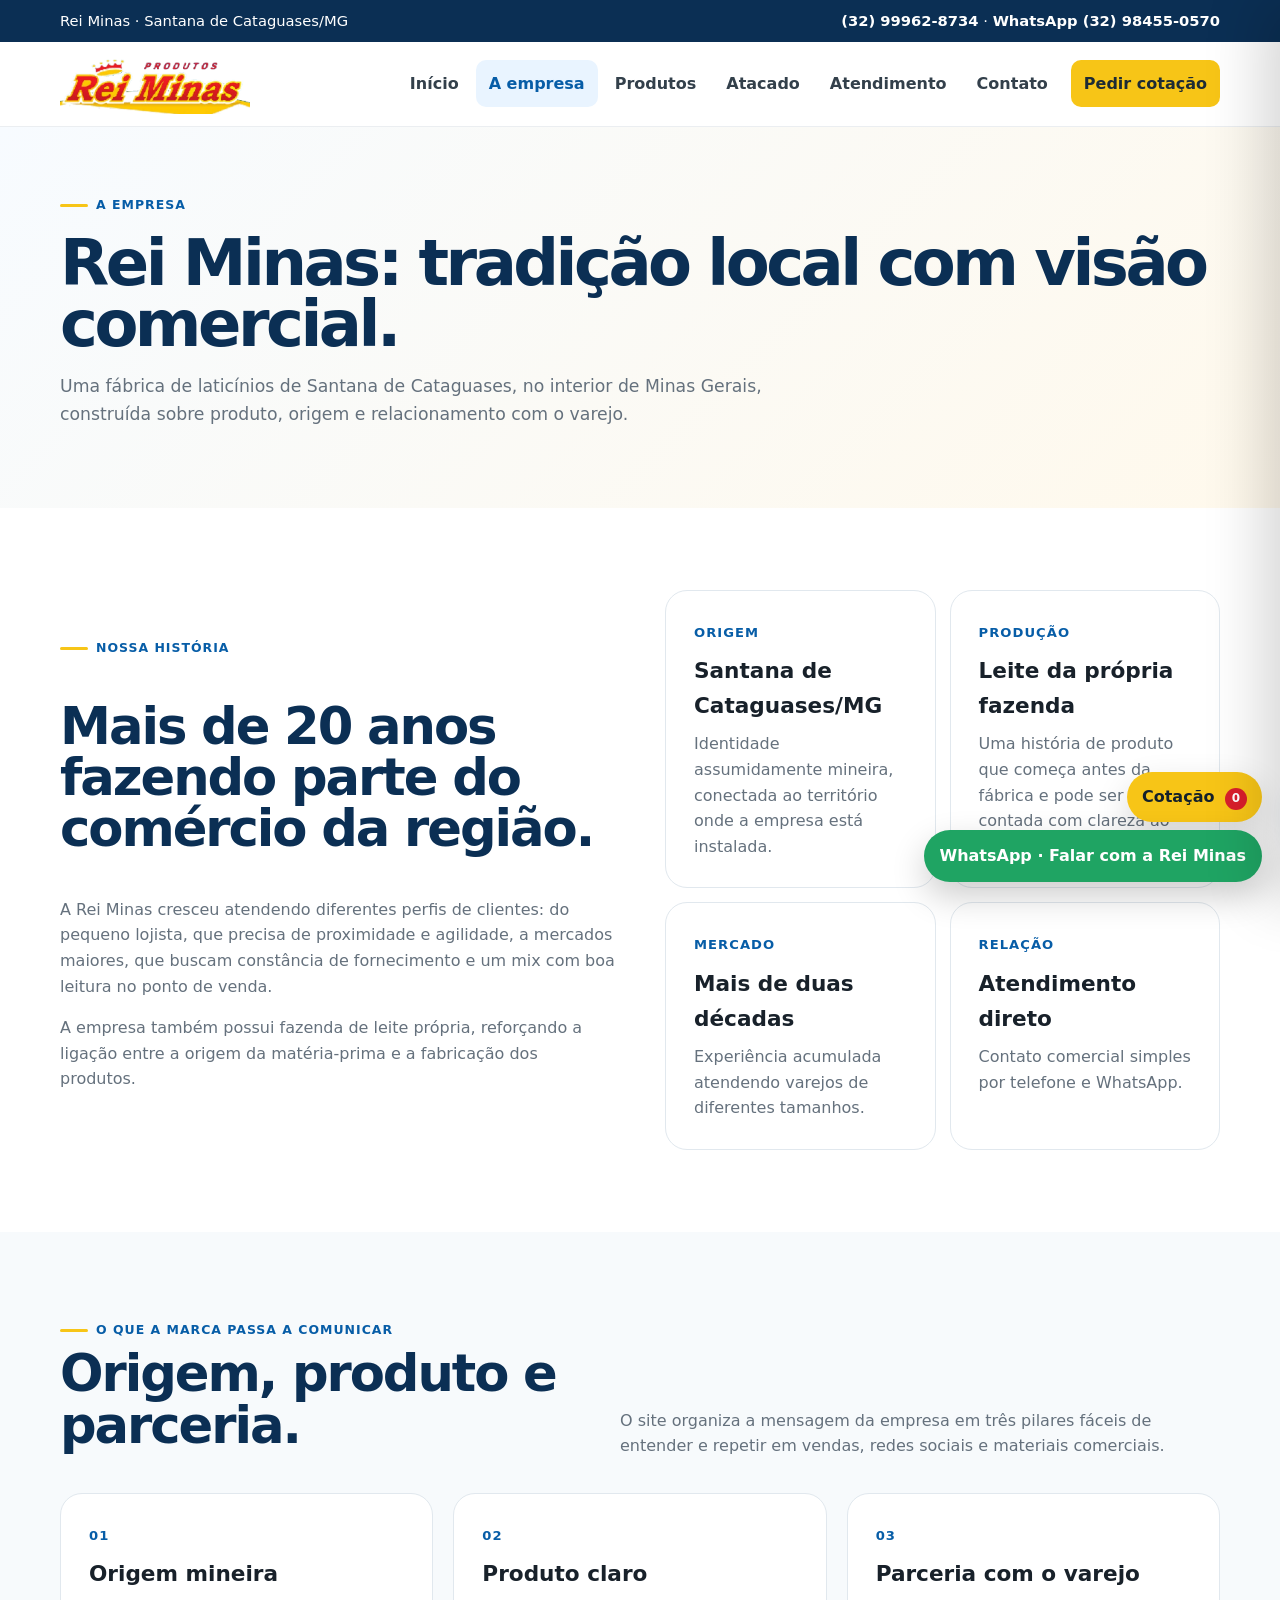
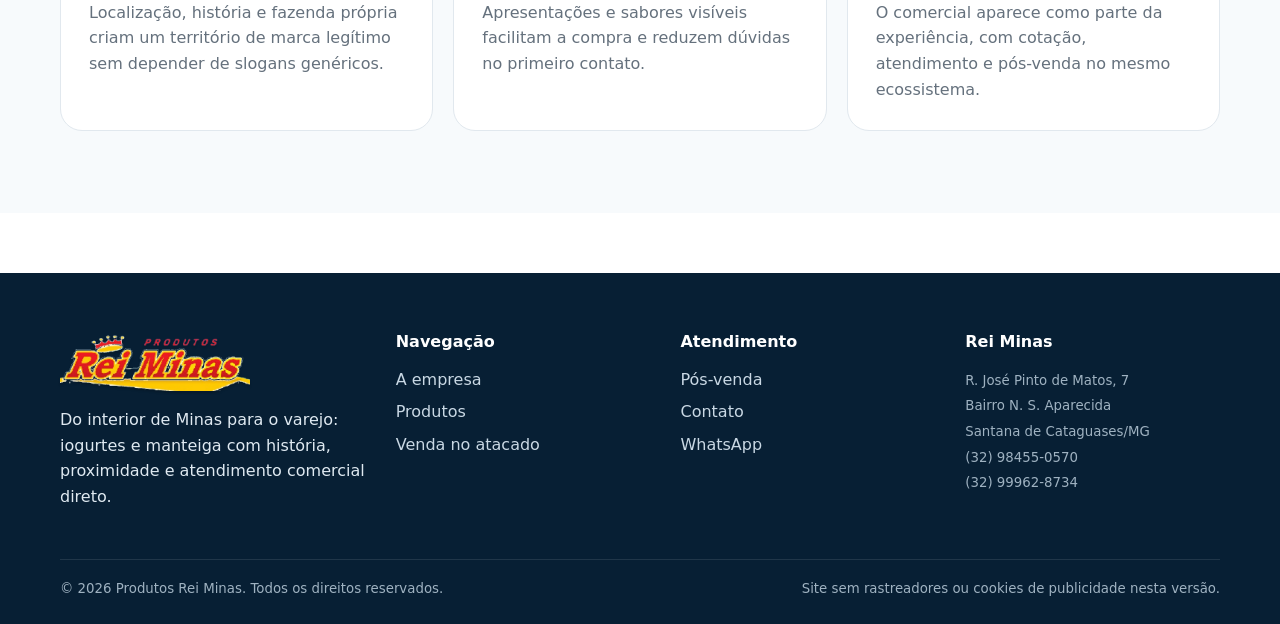
<file: empresa.html>
<!doctype html><html lang="pt-BR"><head>
<meta charset="utf-8"><meta name="viewport" content="width=device-width, initial-scale=1">
<title>A empresa | Rei Minas</title><meta name="description" content="Conheça a história, a origem mineira e a estrutura comercial da Rei Minas.">
<meta name="theme-color" content="#075da7"><link rel="icon" href="assets/img/favicon.png">
<link rel="stylesheet" href="assets/css/style.css">
</head><body><a class="skip-link" href="#conteudo">Pular para o conteúdo</a>
<div class="topbar"><div class="container"><span>Rei Minas · Santana de Cataguases/MG</span><span><a href="tel:+5532999628734">(32) 99962-8734</a> · <a href="https://wa.me/5532984550570" target="_blank" rel="noopener">WhatsApp (32) 98455-0570</a></span></div></div>
<header class="site-header">
  <div class="container nav-wrap">
    <a class="brand" href="index.html" aria-label="Rei Minas - início"><img src="assets/img/logo-rei-minas.png" alt="Rei Minas"></a>
    <button class="menu-btn" id="menuBtn" aria-expanded="false" aria-controls="mainNav">Menu</button>
    <nav class="nav" id="mainNav" aria-label="Principal"><a href="index.html">Início</a><a href="empresa.html" aria-current="page">A empresa</a><a href="produtos.html">Produtos</a><a href="atacado.html">Atacado</a><a href="atendimento.html">Atendimento</a><a href="contato.html">Contato</a><a class="nav-cta" href="atacado.html#cotacao">Pedir cotação</a></nav>
  </div>
</header><main id="conteudo"><section class="page-hero"><div class="container"><span class="eyebrow">A empresa</span><h1>Rei Minas: tradição local com visão comercial.</h1><p>Uma fábrica de laticínios de Santana de Cataguases, no interior de Minas Gerais, construída sobre produto, origem e relacionamento com o varejo.</p></div></section>
<section><div class="container story-grid" style="color:inherit"><div><span class="eyebrow">Nossa história</span><h2 style="font-size:clamp(2rem,4vw,3.8rem);line-height:1;letter-spacing:-.04em;color:var(--blue-dark)">Mais de 20 anos fazendo parte do comércio da região.</h2><p style="color:var(--muted)">A Rei Minas cresceu atendendo diferentes perfis de clientes: do pequeno lojista, que precisa de proximidade e agilidade, a mercados maiores, que buscam constância de fornecimento e um mix com boa leitura no ponto de venda.</p><p style="color:var(--muted)">A empresa também possui fazenda de leite própria, reforçando a ligação entre a origem da matéria-prima e a fabricação dos produtos.</p></div><div class="story-cards">
<div class="feature-card"><span class="num">ORIGEM</span><h3>Santana de Cataguases/MG</h3><p>Identidade assumidamente mineira, conectada ao território onde a empresa está instalada.</p></div>
<div class="feature-card"><span class="num">PRODUÇÃO</span><h3>Leite da própria fazenda</h3><p>Uma história de produto que começa antes da fábrica e pode ser contada com clareza ao consumidor.</p></div>
<div class="feature-card"><span class="num">MERCADO</span><h3>Mais de duas décadas</h3><p>Experiência acumulada atendendo varejos de diferentes tamanhos.</p></div>
<div class="feature-card"><span class="num">RELAÇÃO</span><h3>Atendimento direto</h3><p>Contato comercial simples por telefone e WhatsApp.</p></div>
</div></div></section>
<section style="background:#f7fafc"><div class="container"><div class="section-head"><div><span class="eyebrow">O que a marca passa a comunicar</span><h2>Origem, produto e parceria.</h2></div><p>O site organiza a mensagem da empresa em três pilares fáceis de entender e repetir em vendas, redes sociais e materiais comerciais.</p></div><div class="product-grid">
<div class="feature-card"><span class="num">01</span><h3>Origem mineira</h3><p>Localização, história e fazenda própria criam um território de marca legítimo sem depender de slogans genéricos.</p></div>
<div class="feature-card"><span class="num">02</span><h3>Produto claro</h3><p>Apresentações e sabores visíveis facilitam a compra e reduzem dúvidas no primeiro contato.</p></div>
<div class="feature-card"><span class="num">03</span><h3>Parceria com o varejo</h3><p>O comercial aparece como parte da experiência, com cotação, atendimento e pós-venda no mesmo ecossistema.</p></div>
</div></div></section></main><footer class="footer">
  <div class="container">
    <div class="footer-grid">
      <div><img class="footer-logo" src="assets/img/logo-rei-minas.png" alt="Rei Minas"><p>Do interior de Minas para o varejo: iogurtes e manteiga com história, proximidade e atendimento comercial direto.</p></div>
      <div><h4>Navegação</h4><a href="empresa.html">A empresa</a><a href="produtos.html">Produtos</a><a href="atacado.html">Venda no atacado</a></div>
      <div><h4>Atendimento</h4><a href="atendimento.html">Pós-venda</a><a href="contato.html">Contato</a><a href="https://wa.me/5532984550570" target="_blank" rel="noopener">WhatsApp</a></div>
      <div><h4>Rei Minas</h4><small>R. José Pinto de Matos, 7<br>Bairro N. S. Aparecida<br>Santana de Cataguases/MG</small><br><small>(32) 98455-0570<br>(32) 99962-8734</small></div>
    </div>
    <div class="footer-bottom"><small>© <span id="year"></span> Produtos Rei Minas. Todos os direitos reservados.</small><small>Site sem rastreadores ou cookies de publicidade nesta versão.</small></div>
  </div>
</footer>
<button class="quote-fab" id="quoteFab" aria-label="Abrir cotação">Cotação <span class="quote-count" id="quoteCount">0</span></button>
<a class="float-wa" href="https://wa.me/5532984550570?text=Ol%C3%A1%2C%20Rei%20Minas!%20Vim%20pelo%20site." target="_blank" rel="noopener">WhatsApp · Falar com a Rei Minas</a>
<div class="drawer-backdrop" id="drawerBackdrop"></div>
<aside class="drawer" id="quoteDrawer" aria-hidden="true" aria-label="Minha cotação">
  <div class="drawer-head"><strong>Minha cotação</strong><button id="drawerClose" aria-label="Fechar">✕</button></div>
  <div class="drawer-body" id="quoteItems"></div>
  <div class="drawer-foot"><button class="btn btn-primary" style="width:100%" id="sendQuote">Enviar cotação no WhatsApp</button><p class="form-note">Você revisa a mensagem antes de enviar.</p></div>
</aside>
<div class="modal-backdrop" id="productModal" role="dialog" aria-modal="true" aria-label="Detalhes do produto"><div class="modal"><button class="modal-close" id="modalClose" aria-label="Fechar">✕</button><div id="modalInner"></div></div></div>
<script src="assets/js/catalog.js"></script><script src="assets/js/main.js"></script></body></html>
</file>
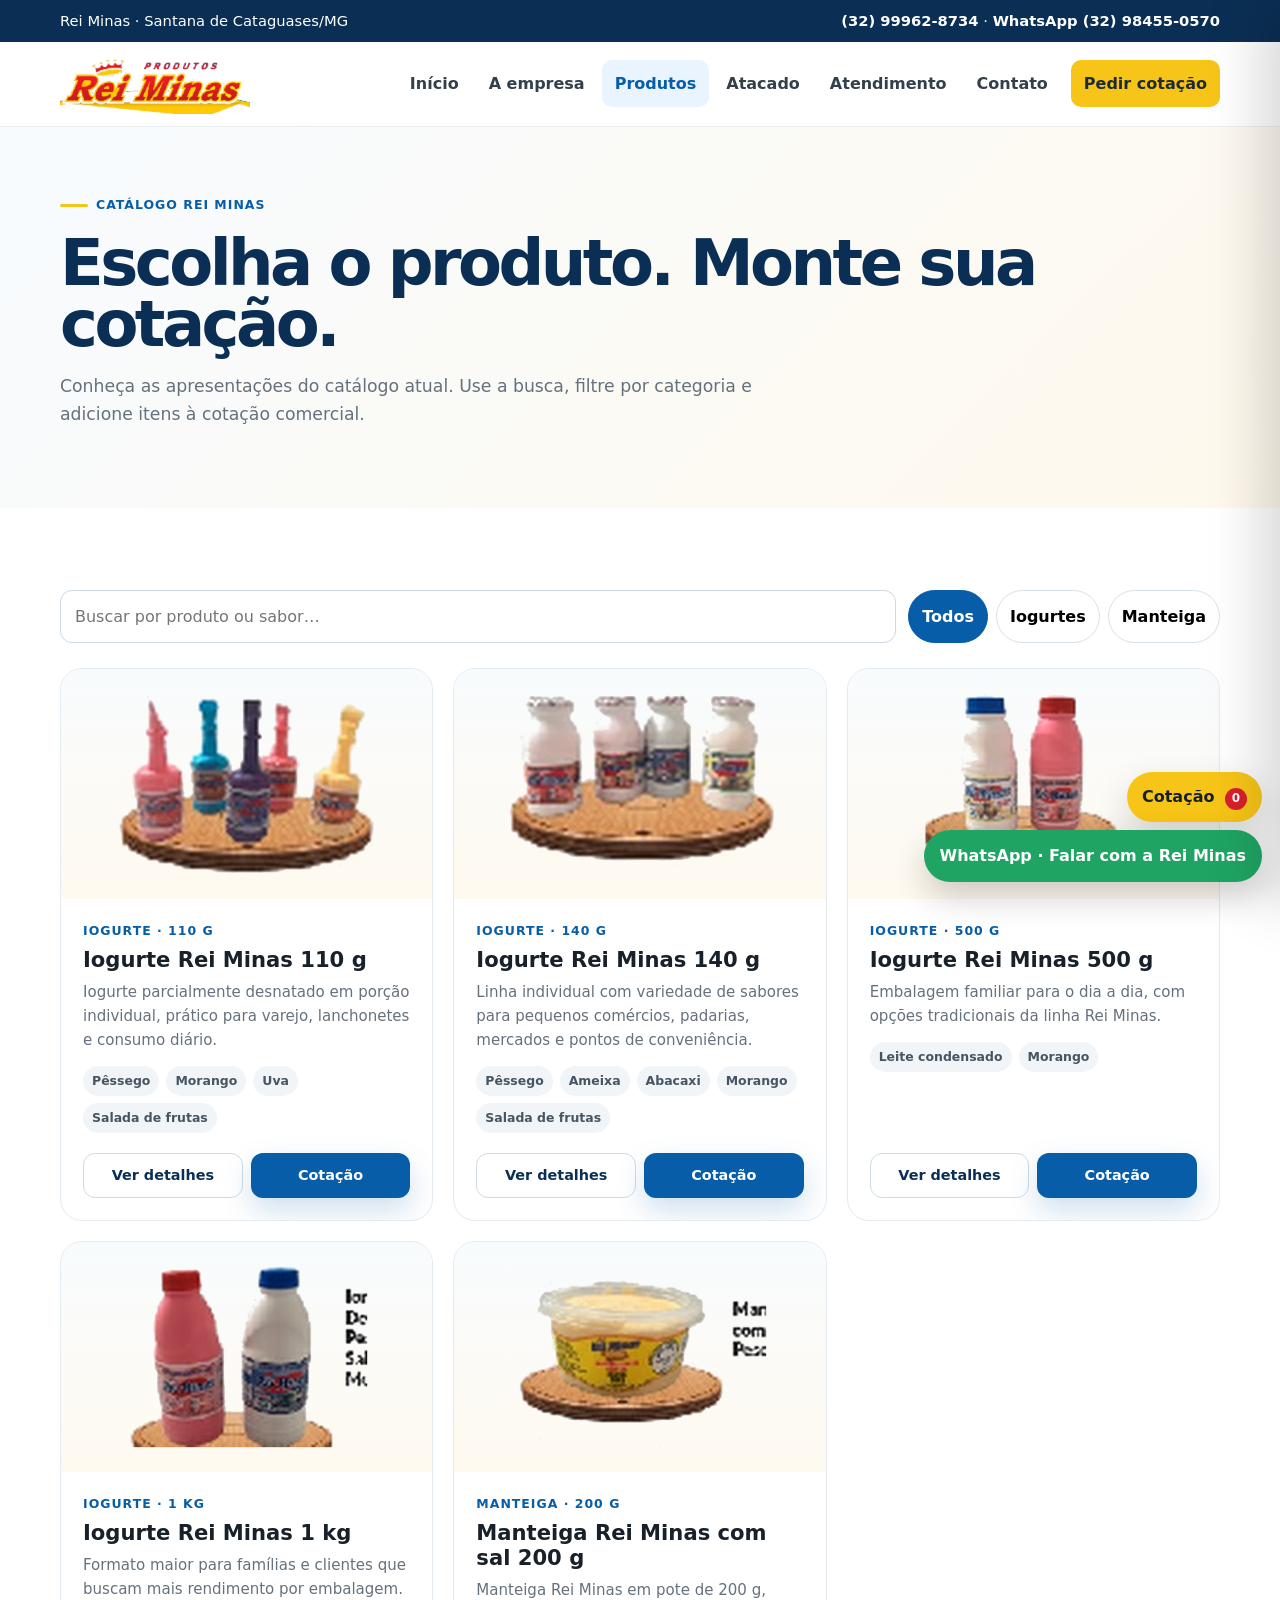
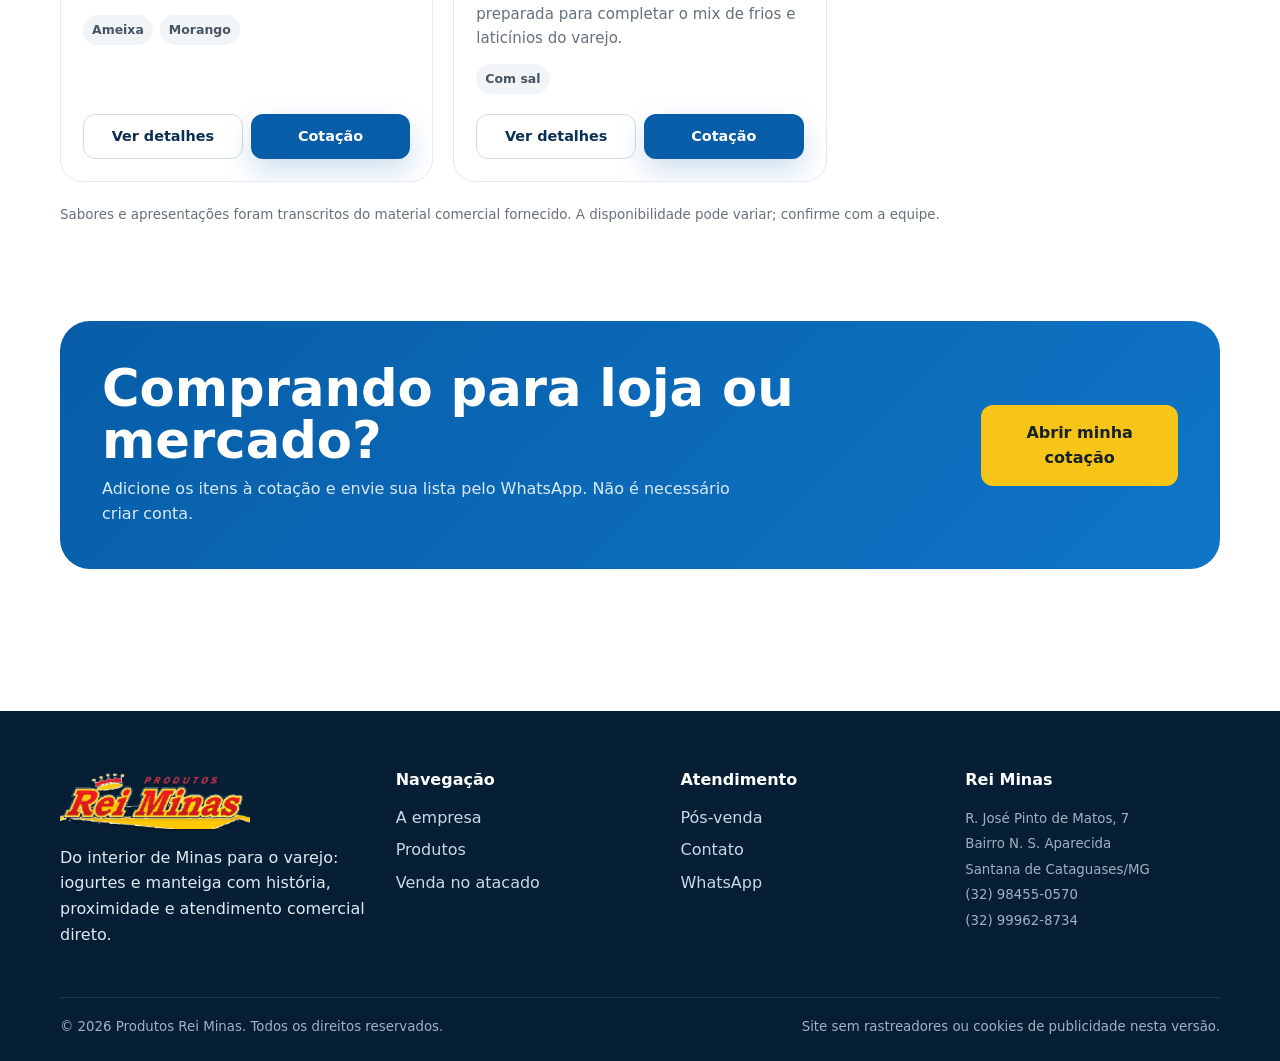
<file: produtos.html>
<!doctype html><html lang="pt-BR"><head>
<meta charset="utf-8"><meta name="viewport" content="width=device-width, initial-scale=1">
<title>Produtos | Rei Minas</title><meta name="description" content="Catálogo de iogurtes e manteiga Rei Minas com tamanhos, sabores e cotação comercial.">
<meta name="theme-color" content="#075da7"><link rel="icon" href="assets/img/favicon.png">
<link rel="stylesheet" href="assets/css/style.css">
</head><body><a class="skip-link" href="#conteudo">Pular para o conteúdo</a>
<div class="topbar"><div class="container"><span>Rei Minas · Santana de Cataguases/MG</span><span><a href="tel:+5532999628734">(32) 99962-8734</a> · <a href="https://wa.me/5532984550570" target="_blank" rel="noopener">WhatsApp (32) 98455-0570</a></span></div></div>
<header class="site-header">
  <div class="container nav-wrap">
    <a class="brand" href="index.html" aria-label="Rei Minas - início"><img src="assets/img/logo-rei-minas.png" alt="Rei Minas"></a>
    <button class="menu-btn" id="menuBtn" aria-expanded="false" aria-controls="mainNav">Menu</button>
    <nav class="nav" id="mainNav" aria-label="Principal"><a href="index.html">Início</a><a href="empresa.html">A empresa</a><a href="produtos.html" aria-current="page">Produtos</a><a href="atacado.html">Atacado</a><a href="atendimento.html">Atendimento</a><a href="contato.html">Contato</a><a class="nav-cta" href="atacado.html#cotacao">Pedir cotação</a></nav>
  </div>
</header><main id="conteudo"><section class="page-hero"><div class="container"><span class="eyebrow">Catálogo Rei Minas</span><h1>Escolha o produto. Monte sua cotação.</h1><p>Conheça as apresentações do catálogo atual. Use a busca, filtre por categoria e adicione itens à cotação comercial.</p></div></section>
<section><div class="container"><div class="catalog-toolbar"><div class="search-wrap"><input class="field" id="catalogSearch" type="search" placeholder="Buscar por produto ou sabor…" aria-label="Buscar no catálogo"></div><div class="filters"><button class="filter-btn active" data-filter="all">Todos</button><button class="filter-btn" data-filter="iogurte">Iogurtes</button><button class="filter-btn" data-filter="manteiga">Manteiga</button></div></div><div class="product-grid" id="catalogGrid"></div><p class="form-note" style="margin-top:22px">Sabores e apresentações foram transcritos do material comercial fornecido. A disponibilidade pode variar; confirme com a equipe.</p></div></section>
<section style="padding-top:0"><div class="container"><div class="cta-band"><div><h2>Comprando para loja ou mercado?</h2><p>Adicione os itens à cotação e envie sua lista pelo WhatsApp. Não é necessário criar conta.</p></div><button class="btn btn-yellow" onclick="document.getElementById('quoteFab').click()">Abrir minha cotação</button></div></div></section></main><footer class="footer">
  <div class="container">
    <div class="footer-grid">
      <div><img class="footer-logo" src="assets/img/logo-rei-minas.png" alt="Rei Minas"><p>Do interior de Minas para o varejo: iogurtes e manteiga com história, proximidade e atendimento comercial direto.</p></div>
      <div><h4>Navegação</h4><a href="empresa.html">A empresa</a><a href="produtos.html">Produtos</a><a href="atacado.html">Venda no atacado</a></div>
      <div><h4>Atendimento</h4><a href="atendimento.html">Pós-venda</a><a href="contato.html">Contato</a><a href="https://wa.me/5532984550570" target="_blank" rel="noopener">WhatsApp</a></div>
      <div><h4>Rei Minas</h4><small>R. José Pinto de Matos, 7<br>Bairro N. S. Aparecida<br>Santana de Cataguases/MG</small><br><small>(32) 98455-0570<br>(32) 99962-8734</small></div>
    </div>
    <div class="footer-bottom"><small>© <span id="year"></span> Produtos Rei Minas. Todos os direitos reservados.</small><small>Site sem rastreadores ou cookies de publicidade nesta versão.</small></div>
  </div>
</footer>
<button class="quote-fab" id="quoteFab" aria-label="Abrir cotação">Cotação <span class="quote-count" id="quoteCount">0</span></button>
<a class="float-wa" href="https://wa.me/5532984550570?text=Ol%C3%A1%2C%20Rei%20Minas!%20Vim%20pelo%20site." target="_blank" rel="noopener">WhatsApp · Falar com a Rei Minas</a>
<div class="drawer-backdrop" id="drawerBackdrop"></div>
<aside class="drawer" id="quoteDrawer" aria-hidden="true" aria-label="Minha cotação">
  <div class="drawer-head"><strong>Minha cotação</strong><button id="drawerClose" aria-label="Fechar">✕</button></div>
  <div class="drawer-body" id="quoteItems"></div>
  <div class="drawer-foot"><button class="btn btn-primary" style="width:100%" id="sendQuote">Enviar cotação no WhatsApp</button><p class="form-note">Você revisa a mensagem antes de enviar.</p></div>
</aside>
<div class="modal-backdrop" id="productModal" role="dialog" aria-modal="true" aria-label="Detalhes do produto"><div class="modal"><button class="modal-close" id="modalClose" aria-label="Fechar">✕</button><div id="modalInner"></div></div></div>
<script src="assets/js/catalog.js"></script><script src="assets/js/main.js"></script></body></html>
</file>
<file: assets/css/style.css>
:root{
  --blue:#075da7; --blue-dark:#0b2f54; --blue-soft:#e9f4ff;
  --yellow:#f7c517; --red:#d91f2b; --cream:#fff9ed; --ink:#18212a;
  --muted:#65717d; --line:#dfe5ea; --white:#fff; --green:#1f8a55;
  --shadow:0 20px 60px rgba(7,54,93,.12); --radius:24px; --radius-sm:14px;
}
*{box-sizing:border-box}html{scroll-behavior:smooth}body{margin:0;font-family:Inter,ui-sans-serif,system-ui,-apple-system,BlinkMacSystemFont,"Segoe UI",sans-serif;color:var(--ink);background:#fff;line-height:1.6}img{max-width:100%;display:block}a{color:inherit;text-decoration:none}button,input,select,textarea{font:inherit}button{cursor:pointer}.container{width:min(1160px,calc(100% - 32px));margin-inline:auto}.skip-link{position:absolute;left:-999px;top:8px;background:#fff;padding:10px 14px;z-index:1000}.skip-link:focus{left:8px}.topbar{background:var(--blue-dark);color:#fff;font-size:.92rem}.topbar .container{display:flex;gap:20px;justify-content:space-between;align-items:center;padding:9px 0}.topbar a{font-weight:700}.site-header{position:sticky;top:0;z-index:70;background:rgba(255,255,255,.96);backdrop-filter:blur(14px);border-bottom:1px solid rgba(11,47,84,.08)}.nav-wrap{display:flex;align-items:center;justify-content:space-between;gap:20px;min-height:84px}.brand img{width:190px;max-height:66px;object-fit:contain}.nav{display:flex;align-items:center;gap:4px}.nav a{padding:11px 13px;border-radius:10px;font-weight:700;color:#33404b}.nav a:hover,.nav a[aria-current="page"]{background:var(--blue-soft);color:var(--blue)}.nav-cta{background:var(--yellow)!important;color:#1d2b35!important;margin-left:6px}.menu-btn{display:none;border:0;background:#eef5fb;padding:10px 12px;border-radius:12px;font-weight:800}.hero{position:relative;overflow:hidden;background:linear-gradient(135deg,#f8fcff 0%,#fff9e9 68%,#fff 100%)}.hero:before{content:"";position:absolute;width:460px;height:460px;border-radius:50%;background:rgba(247,197,23,.16);right:-100px;top:-140px}.hero .container{position:relative;display:grid;grid-template-columns:1.08fr .92fr;gap:54px;align-items:center;padding:82px 0 68px}.eyebrow{display:inline-flex;align-items:center;gap:8px;color:var(--blue);font-weight:900;text-transform:uppercase;letter-spacing:.08em;font-size:.78rem}.eyebrow:before{content:"";width:28px;height:3px;background:var(--yellow);border-radius:999px}.hero h1,.page-hero h1{font-size:clamp(2.55rem,6vw,5.3rem);line-height:.96;letter-spacing:-.055em;margin:18px 0 22px;color:var(--blue-dark)}.hero h1 span{color:var(--red)}.hero p{font-size:1.17rem;color:#4b5964;max-width:690px}.actions{display:flex;gap:12px;flex-wrap:wrap;margin-top:28px}.btn{display:inline-flex;align-items:center;justify-content:center;gap:9px;padding:14px 19px;border-radius:12px;border:1px solid transparent;font-weight:900;transition:.2s transform,.2s box-shadow}.btn:hover{transform:translateY(-1px)}.btn-primary{background:var(--blue);color:#fff;box-shadow:0 12px 30px rgba(7,93,167,.2)}.btn-yellow{background:var(--yellow);color:#18212a}.btn-outline{background:#fff;border-color:#cfdbe5;color:var(--blue-dark)}.hero-visual{min-height:480px;position:relative;display:grid;place-items:center}.hero-card{width:min(460px,100%);background:#fff;border:1px solid rgba(7,93,167,.08);border-radius:36px;padding:34px;box-shadow:var(--shadow);position:relative}.hero-card:after{content:"";position:absolute;inset:auto 26px 22px 26px;height:18px;background:rgba(11,47,84,.08);filter:blur(12px);border-radius:50%}.hero-products{display:grid;grid-template-columns:1fr 1fr;align-items:end;gap:10px;position:relative;z-index:1}.hero-products img:first-child{transform:rotate(-2deg)}.hero-products img:last-child{transform:rotate(2deg)}.mini-badge{position:absolute;background:#fff;border:1px solid #dde7ef;border-radius:14px;padding:10px 13px;font-size:.84rem;font-weight:900;box-shadow:0 12px 28px rgba(7,54,93,.12);z-index:2}.mini-badge.one{left:-18px;top:30px}.mini-badge.two{right:-16px;bottom:62px}.trust-strip{border-top:1px solid #edf1f4;border-bottom:1px solid #edf1f4;background:#fff}.trust-grid{display:grid;grid-template-columns:repeat(4,1fr);gap:12px;padding:22px 0}.trust-item{display:flex;gap:12px;align-items:center;padding:8px 12px}.icon-dot{width:42px;height:42px;border-radius:12px;background:var(--blue-soft);display:grid;place-items:center;font-size:1.2rem;flex:0 0 auto}.trust-item strong{display:block;color:var(--blue-dark)}.trust-item span{font-size:.88rem;color:var(--muted)}section{padding:82px 0}.section-head{display:flex;justify-content:space-between;gap:24px;align-items:end;margin-bottom:34px}.section-head h2{font-size:clamp(2rem,4vw,3.35rem);line-height:1;letter-spacing:-.04em;margin:8px 0;color:var(--blue-dark)}.section-head p{max-width:600px;color:var(--muted);margin:0}.product-grid{display:grid;grid-template-columns:repeat(3,1fr);gap:20px}.product-card{background:#fff;border:1px solid #e3eaf0;border-radius:22px;overflow:hidden;display:flex;flex-direction:column;min-height:100%;transition:.2s transform,.2s box-shadow,.2s border-color}.product-card:hover{transform:translateY(-3px);box-shadow:var(--shadow);border-color:#bfd6e8}.product-media{height:230px;background:linear-gradient(180deg,#f8fbfd,#fffaf0);display:grid;place-items:center;padding:20px}.product-media img{max-height:190px;width:auto;object-fit:contain}.product-body{padding:22px;display:flex;flex-direction:column;flex:1}.product-kicker{font-size:.78rem;color:var(--blue);font-weight:900;text-transform:uppercase;letter-spacing:.08em}.product-body h3{font-size:1.32rem;line-height:1.18;margin:7px 0}.product-body p{color:var(--muted);font-size:.94rem;margin:0 0 14px}.chips{display:flex;flex-wrap:wrap;gap:7px;margin:0 0 20px}.chip{background:#f1f5f8;color:#465561;border-radius:999px;padding:5px 9px;font-size:.78rem;font-weight:700}.card-actions{display:flex;gap:8px;margin-top:auto}.card-actions .btn{padding:10px 12px;font-size:.9rem;flex:1}.story{background:var(--blue-dark);color:#fff;overflow:hidden;position:relative}.story:before{content:"";position:absolute;left:-160px;bottom:-260px;width:520px;height:520px;border-radius:50%;background:rgba(247,197,23,.09)}.story-grid{display:grid;grid-template-columns:1fr 1fr;gap:50px;align-items:center;position:relative}.story h2{font-size:clamp(2.2rem,4vw,4rem);line-height:1;letter-spacing:-.04em;margin:8px 0 20px}.story p{color:#d9e5ef}.story-cards{display:grid;grid-template-columns:1fr 1fr;gap:14px}.story-card{padding:23px;border-radius:18px;background:rgba(255,255,255,.08);border:1px solid rgba(255,255,255,.12)}.story-card strong{font-size:1.9rem;display:block;color:var(--yellow)}.story-card span{color:#d9e5ef;font-size:.92rem}.wholesale-grid,.support-grid{display:grid;grid-template-columns:1fr 1fr;gap:22px}.feature-card{border:1px solid #e1e8ee;border-radius:22px;padding:28px;background:#fff}.feature-card .num{font-size:.82rem;font-weight:900;color:var(--blue);letter-spacing:.08em}.feature-card h3{font-size:1.35rem;margin:10px 0 8px}.feature-card p{color:var(--muted);margin:0}.cta-band{background:linear-gradient(135deg,var(--blue),#0f75c7);color:#fff;border-radius:30px;padding:42px;display:flex;justify-content:space-between;gap:28px;align-items:center}.cta-band h2{font-size:clamp(2rem,4vw,3.2rem);line-height:1;margin:0}.cta-band p{color:#dbeaf6;margin:10px 0 0;max-width:650px}.page-hero{background:linear-gradient(135deg,#f7fbff,#fff9ec);padding:62px 0}.page-hero h1{font-size:clamp(2.4rem,5vw,4.8rem);margin-bottom:15px}.page-hero p{max-width:760px;color:var(--muted);font-size:1.08rem}.catalog-toolbar{display:flex;gap:12px;justify-content:space-between;flex-wrap:wrap;margin-bottom:25px}.search-wrap{flex:1;min-width:240px}.field,.select,textarea{width:100%;border:1px solid #ccd8e2;border-radius:12px;padding:13px 14px;background:#fff;color:var(--ink);outline:none}.field:focus,.select:focus,textarea:focus{border-color:var(--blue);box-shadow:0 0 0 3px rgba(7,93,167,.1)}.filters{display:flex;gap:8px;flex-wrap:wrap}.filter-btn{border:1px solid #d7e1e8;background:#fff;padding:10px 13px;border-radius:999px;font-weight:800}.filter-btn.active{background:var(--blue);color:#fff;border-color:var(--blue)}.form-card{background:#fff;border:1px solid #dde6ed;border-radius:24px;padding:28px;box-shadow:0 16px 50px rgba(7,54,93,.07)}.form-grid{display:grid;grid-template-columns:1fr 1fr;gap:16px}.form-group{display:flex;flex-direction:column;gap:6px}.form-group.full{grid-column:1/-1}.form-group label{font-weight:800;font-size:.9rem}.form-note{font-size:.84rem;color:var(--muted)}textarea{min-height:125px;resize:vertical}.contact-grid{display:grid;grid-template-columns:.9fr 1.1fr;gap:28px}.contact-cards{display:grid;gap:12px}.contact-card{border:1px solid #e0e7ed;border-radius:18px;padding:20px}.contact-card small{display:block;color:var(--muted);font-weight:700}.contact-card strong{display:block;font-size:1.08rem;margin-top:4px}.map-box{min-height:340px;border-radius:24px;background:linear-gradient(135deg,#eaf5ff,#fff7dc);border:1px solid #dce6ed;display:grid;place-items:center;text-align:center;padding:28px}.map-box .pin{font-size:3rem}.faq{display:grid;gap:10px}.faq details{border:1px solid #dfe7ed;border-radius:14px;padding:0 18px;background:#fff}.faq summary{cursor:pointer;font-weight:900;padding:17px 0}.faq p{color:var(--muted);margin-top:0}.footer{background:#071f34;color:#dfe9f1;padding:56px 0 24px;margin-top:60px}.footer-grid{display:grid;grid-template-columns:1.2fr repeat(3,1fr);gap:30px}.footer-logo{width:190px;filter:drop-shadow(0 2px 1px rgba(0,0,0,.2))}.footer h4{color:#fff;margin:0 0 12px}.footer a{display:block;margin:7px 0;color:#c9d8e4}.footer small{color:#9fb2c1}.footer-bottom{border-top:1px solid rgba(255,255,255,.1);margin-top:34px;padding-top:18px;display:flex;justify-content:space-between;gap:16px;flex-wrap:wrap}.float-wa{position:fixed;right:18px;bottom:18px;z-index:80;background:#1fa463;color:#fff;padding:13px 16px;border-radius:999px;font-weight:900;box-shadow:0 14px 34px rgba(0,0,0,.2)}.quote-fab{position:fixed;right:18px;bottom:78px;z-index:79;background:var(--yellow);color:#14212b;border:0;padding:12px 15px;border-radius:999px;font-weight:900;box-shadow:0 14px 34px rgba(0,0,0,.16)}.quote-count{display:inline-grid;place-items:center;width:22px;height:22px;border-radius:50%;background:var(--red);color:#fff;font-size:.75rem;margin-left:5px}.drawer-backdrop{position:fixed;inset:0;background:rgba(5,21,34,.44);z-index:95;opacity:0;pointer-events:none;transition:.2s}.drawer-backdrop.open{opacity:1;pointer-events:auto}.drawer{position:fixed;right:0;top:0;bottom:0;width:min(430px,100%);background:#fff;z-index:96;transform:translateX(100%);transition:.25s;box-shadow:-18px 0 55px rgba(0,0,0,.16);display:flex;flex-direction:column}.drawer.open{transform:none}.drawer-head{padding:20px;border-bottom:1px solid #e4ebf0;display:flex;justify-content:space-between;align-items:center}.drawer-head button{border:0;background:#eef4f8;border-radius:10px;padding:8px 10px}.drawer-body{padding:18px;overflow:auto;flex:1}.quote-item{display:grid;grid-template-columns:64px 1fr auto;gap:10px;align-items:center;padding:10px 0;border-bottom:1px solid #edf1f4}.quote-item img{width:64px;height:64px;object-fit:contain;background:#f8fbfd;border-radius:10px}.quote-item strong{display:block;font-size:.9rem}.quote-item small{color:var(--muted)}.quote-item button{border:0;background:none;color:var(--red);font-weight:800}.drawer-foot{padding:18px;border-top:1px solid #e4ebf0}.modal-backdrop{position:fixed;inset:0;background:rgba(5,21,34,.5);z-index:100;display:none;place-items:center;padding:18px}.modal-backdrop.open{display:grid}.modal{background:#fff;border-radius:24px;max-width:760px;width:100%;max-height:90vh;overflow:auto;position:relative}.modal-close{position:absolute;right:14px;top:14px;border:0;background:#eef4f8;border-radius:10px;padding:8px 11px;z-index:2}.modal-grid{display:grid;grid-template-columns:1fr 1.1fr}.modal-media{background:linear-gradient(180deg,#f7fbff,#fff9ed);display:grid;place-items:center;padding:30px;min-height:340px}.modal-media img{max-height:260px}.modal-content{padding:34px}.notice{border-left:4px solid var(--yellow);background:#fff8df;padding:14px 16px;border-radius:0 10px 10px 0;color:#5c4c17}.hidden{display:none!important}
@media (max-width:960px){.hero .container,.story-grid,.contact-grid{grid-template-columns:1fr}.hero .container{padding-top:58px}.hero-visual{min-height:auto}.trust-grid{grid-template-columns:1fr 1fr}.product-grid{grid-template-columns:1fr 1fr}.wholesale-grid,.support-grid{grid-template-columns:1fr}.footer-grid{grid-template-columns:1fr 1fr}.nav{position:absolute;left:16px;right:16px;top:78px;background:#fff;border:1px solid #dfe7ed;border-radius:18px;padding:10px;box-shadow:var(--shadow);display:none;flex-direction:column;align-items:stretch}.nav.open{display:flex}.nav a{width:100%}.menu-btn{display:block}.modal-grid{grid-template-columns:1fr}.modal-media{min-height:240px}.mini-badge{display:none}}
@media (max-width:640px){.topbar .container{justify-content:center}.topbar span:last-child{display:none}.nav-wrap{min-height:74px}.brand img{width:155px}.hero .container{padding:48px 0}.hero h1{font-size:3rem}.hero-card{padding:22px;border-radius:26px}.trust-grid,.product-grid,.footer-grid,.form-grid{grid-template-columns:1fr}.trust-item{padding-left:0}.section-head{align-items:flex-start;flex-direction:column}section{padding:62px 0}.cta-band{padding:30px;align-items:flex-start;flex-direction:column}.story-cards{grid-template-columns:1fr}.card-actions{flex-direction:column}.footer{padding-bottom:90px}.float-wa{left:16px;right:16px;text-align:center}.quote-fab{right:16px;bottom:80px}.page-hero{padding:44px 0}.page-hero h1{font-size:2.8rem}}
</file>
